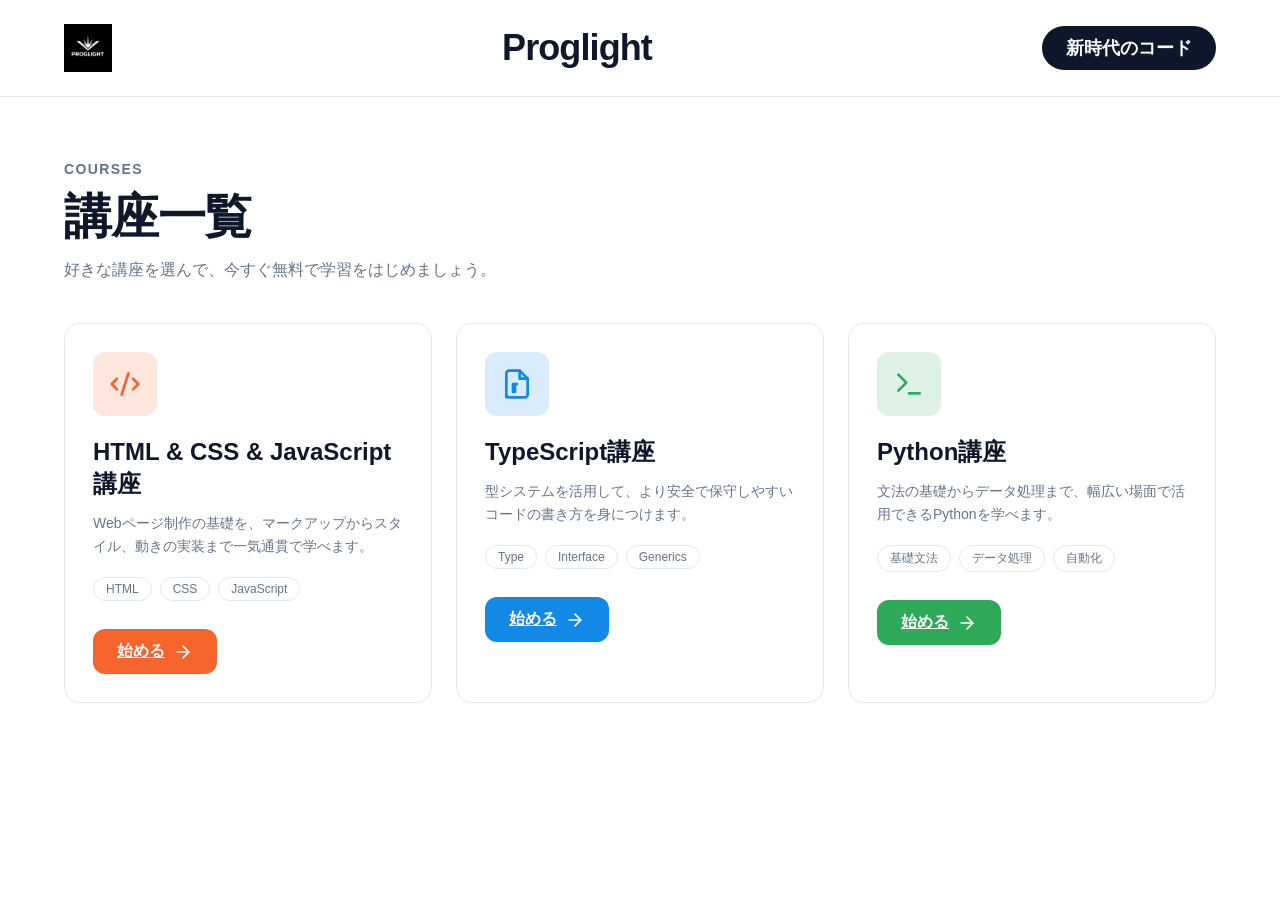
<file: index.html>
<!DOCTYPE html>

<html lang="ja">
<head>
  <meta charset="UTF-8">
  <meta name="viewport" content="width=device-width, initial-scale=1.0">

  <title>Proglight - ホーム</title>

  <!-- ファビコン -->

  <link rel="icon" type="image/png" href="rogo.png">
  <link rel="apple-touch-icon" href="rogo.png">

  <!-- スタイル -->

  <link rel="stylesheet" href="style.css">
</head>

<body>

  <!-- ==========================================
       ヘッダー
       ========================================== -->

  <header class="site-header">
    <div class="header-container">


  <!-- 左: ロゴ -->
<div class="header-left">
  <div class="logo-box">
    <img src="rogo.png" alt="Proglight" class="logo-image">
  </div>
</div>

  <!-- 中央: サイト名 -->
  <div class="header-center">
    <span class="site-title">Proglight</span>
  </div>

  <!-- 右: バッジ -->
  <div class="header-right">
    <span class="badge-free">新時代のコード</span>
  </div>

</div>

  </header>

  <!-- ==========================================
       メインコンテンツ
       ========================================== -->

  <main>

<section class="course-section">

  <!-- ヘッダー -->
  <div class="section-header">

    <span class="section-sub">
      Courses
    </span>

    <h2 class="section-main-title">
      講座一覧
    </h2>

    <p class="section-desc">
      好きな講座を選んで、今すぐ無料で学習をはじめましょう。
    </p>

  </div>


  <!-- ==========================================
       講座カード
       ========================================== -->

  <ul class="course-grid">


    <!-- HTML / CSS / JavaScript -->
    <li
      class="course-card"
      style="--accent: oklch(0.68 0.19 40); --index: 0;"
    >

      <div class="spotlight"></div>

      <span class="accent-bar"></span>


      <div class="card-inner">

        <!-- アイコン -->
        <span class="icon-box">

          <svg
            class="icon"
            xmlns="http://w3.org"
            viewBox="0 0 24 24"
            fill="none"
            stroke="currentColor"
            stroke-width="2"
            stroke-linecap="round"
            stroke-linejoin="round"
          >
            <path d="m18 16 4-4-4-4"></path>
            <path d="m6 8-4 4 4 4"></path>
            <path d="m14.5 4-5 16"></path>
          </svg>

        </span>


        <!-- テキスト -->
        <div class="text-group">

          <h3 class="course-title">
            HTML & CSS & JavaScript講座
          </h3>

          <p class="course-text">
            Webページ制作の基礎を、マークアップからスタイル、動きの実装まで一気通貫で学べます。
          </p>

        </div>


        <!-- タグ -->
        <div class="tag-list">

          <span class="tag">HTML</span>

          <span class="tag">CSS</span>

          <span class="tag">JavaScript</span>

        </div>


        <!-- ボタン -->
        <a
          href="html.html"
          class="action-btn"
          data-course="html-css"
        >

          始める

          <svg
            class="arrow-icon"
            xmlns="http://w3.org"
            viewBox="0 0 24 24"
            fill="none"
            stroke="currentColor"
            stroke-width="2"
            stroke-linecap="round"
            stroke-linejoin="round"
          >
            <path d="M5 12h14"></path>
            <path d="m12 5 7 7-7 7"></path>
          </svg>

        </a>

      </div>

    </li>



    <!-- TypeScript -->
    <li
      class="course-card"
      style="--accent: oklch(0.62 0.17 250); --index: 1;"
    >

      <div class="spotlight"></div>

      <span class="accent-bar"></span>


      <div class="card-inner">

        <!-- アイコン -->
        <span class="icon-box">

          <svg
            class="icon"
            xmlns="http://w3.org"
            viewBox="0 0 24 24"
            fill="none"
            stroke="currentColor"
            stroke-width="2"
            stroke-linecap="round"
            stroke-linejoin="round"
          >
            <path d="M4 22V4c0-.5.2-1 .6-1.4C5 2.2 5.5 2 6 2h8l6 6v12c0 .5-.2 1-.6 1.4-.4.4-.9.6-1.4.6H6c-.5 0-1-.2-1.4-.6-.4-.4-.6-.9-.6-1.4z"></path>
            <path d="M14 2v6h6"></path>
            <path d="M9 18V12h3"></path>
            <path d="M10.5 12v6"></path>
          </svg>

        </span>


        <div class="text-group">

          <h3 class="course-title">
            TypeScript講座
          </h3>

          <p class="course-text">
            型システムを活用して、より安全で保守しやすいコードの書き方を身につけます。
          </p>

        </div>


        <div class="tag-list">

          <span class="tag">Type</span>

          <span class="tag">Interface</span>

          <span class="tag">Generics</span>

        </div>


        <a
          href="ts.html"
          class="action-btn"
          data-course="typescript"
        >

          始める

          <svg
            class="arrow-icon"
            xmlns="http://w3.org"
            viewBox="0 0 24 24"
            fill="none"
            stroke="currentColor"
            stroke-width="2"
            stroke-linecap="round"
            stroke-linejoin="round"
          >
            <path d="M5 12h14"></path>
            <path d="m12 5 7 7-7 7"></path>
          </svg>

        </a>

      </div>

    </li>



    <!-- Python -->
    <li
      class="course-card"
      style="--accent: oklch(0.65 0.16 150); --index: 2;"
    >

      <div class="spotlight"></div>

      <span class="accent-bar"></span>


      <div class="card-inner">

        <!-- アイコン -->
        <span class="icon-box">

          <svg
            class="icon"
            xmlns="http://w3.org"
            viewBox="0 0 24 24"
            fill="none"
            stroke="currentColor"
            stroke-width="2"
            stroke-linecap="round"
            stroke-linejoin="round"
          >
            <polyline points="4 17 10 11 4 5"></polyline>

            <line
              x1="12"
              y1="19"
              x2="20"
              y2="19"
            ></line>

          </svg>

        </span>


        <div class="text-group">

          <h3 class="course-title">
            Python講座
          </h3>

          <p class="course-text">
            文法の基礎からデータ処理まで、幅広い場面で活用できるPythonを学べます。
          </p>

        </div>


        <div class="tag-list">

          <span class="tag">基礎文法</span>

          <span class="tag">データ処理</span>

          <span class="tag">自動化</span>

        </div>


        <a
          href="py.html"
          class="action-btn"
          data-course="python"
        >

          始める

          <svg
            class="arrow-icon"
            xmlns="http://w3.org"
            viewBox="0 0 24 24"
            fill="none"
            stroke="currentColor"
            stroke-width="2"
            stroke-linecap="round"
            stroke-linejoin="round"
          >
            <path d="M5 12h14"></path>

            <path d="m12 5 7 7-7 7"></path>

          </svg>

        </a>

      </div>

    </li>


  </ul>

</section>


  </main>

  <!-- JavaScript -->

  <script type="module" src="script.js"></script>

</body>
</html>
</file>
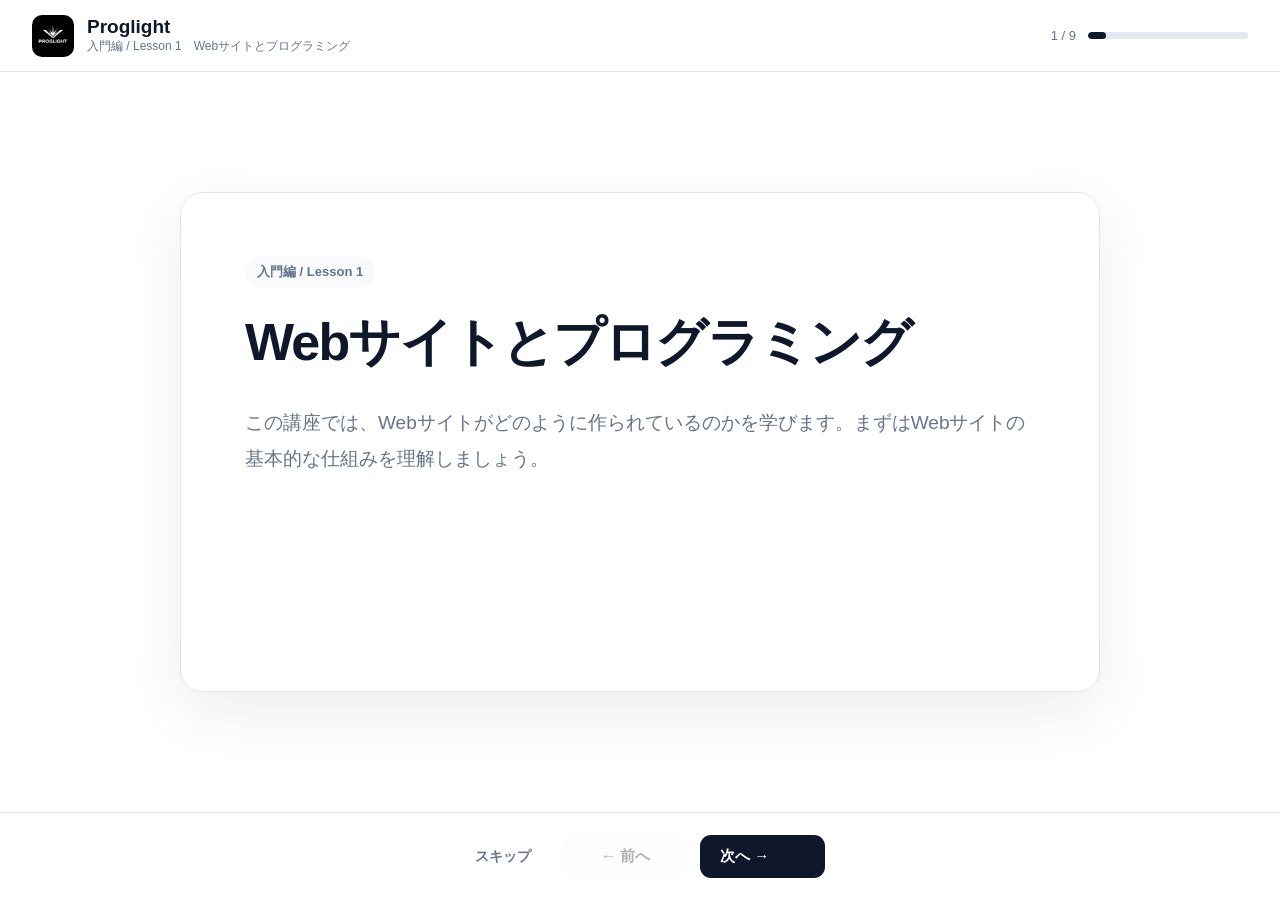
<file: html-ress.html>
<!DOCTYPE html>
<html lang="ja">
<head>
  <meta charset="UTF-8">

  <meta
    name="viewport"
    content="width=device-width, initial-scale=1.0"
  >

  <title>Proglight - 学習</title>

  <!-- ファビコン -->
  <link
    rel="icon"
    type="png"
    href="rogo.png"
  >

  <style>

    /* ========================================
       Proglight
       Slide Learning Engine
       ======================================== */

    :root {
      --background: #ffffff;
      --foreground: #0f172a;
      --card: #ffffff;
      --muted: #64748b;
      --border: #e2e8f0;
      --primary: #0f172a;
      --primary-hover: #1e293b;
      --soft: #f8fafc;
      --soft-hover: #f1f5f9;
      --success: #16a34a;
    }


    * {
      box-sizing: border-box;
    }


    html,
    body {
      margin: 0;
      padding: 0;
      min-height: 100%;
    }


    body {
      font-family:
        -apple-system,
        BlinkMacSystemFont,
        "Segoe UI",
        Roboto,
        "Helvetica Neue",
        Arial,
        sans-serif;

      background: var(--background);
      color: var(--foreground);
    }


    button,
    a {
      font: inherit;
    }


    button {
      border: 0;
    }


    /* ========================================
       ヘッダー
       ======================================== */

    .header {
      position: sticky;
      top: 0;
      z-index: 100;

      width: 100%;
      height: 72px;

      display: flex;
      align-items: center;
      justify-content: space-between;

      padding: 0 32px;

      border-bottom: 1px solid var(--border);

      background: rgba(255, 255, 255, 0.94);

      backdrop-filter: blur(14px);
      -webkit-backdrop-filter: blur(14px);
    }


    .header-left {
      display: flex;
      align-items: center;
      gap: 13px;

      min-width: 0;
    }


    .logo-link {
      display: flex;
      align-items: center;
      justify-content: center;

      flex-shrink: 0;

      text-decoration: none;
    }


    .logo {
      width: 42px;
      height: 42px;

      object-fit: contain;
      object-position: center;

      display: block;

      border-radius: 10px;
    }


    .brand-area {
      display: flex;
      flex-direction: column;

      min-width: 0;
    }


    .brand {
      color: var(--foreground);

      font-size: 19px;
      font-weight: 700;

      text-decoration: none;
    }


    .lesson-name {
      max-width: 420px;

      overflow: hidden;
      white-space: nowrap;
      text-overflow: ellipsis;

      color: var(--muted);

      font-size: 12px;
    }


    /* ========================================
       進捗
       ======================================== */

    .progress-area {
      display: flex;
      align-items: center;
      gap: 12px;
    }


    .progress-text {
      color: var(--muted);

      font-size: 13px;
      font-weight: 500;

      white-space: nowrap;
    }


    .progress-bar {
      width: 160px;
      height: 7px;

      overflow: hidden;

      border-radius: 999px;

      background: var(--border);
    }


    .progress {
      width: 0;
      height: 100%;

      border-radius: inherit;

      background: var(--primary);

      transition: width 0.3s ease;
    }


    /* ========================================
       メイン
       ======================================== */

    .main {
      min-height: calc(100vh - 72px);

      display: flex;
      flex-direction: column;
    }


    /* ========================================
       スライド
       ======================================== */

    .slide-container {
      flex: 1;

      display: flex;
      align-items: center;
      justify-content: center;

      padding: 48px 20px;
    }


    .slide {
      width: 100%;
      max-width: 920px;

      min-height: 500px;

      padding: 64px;

      border: 1px solid var(--border);
      border-radius: 22px;

      background: var(--card);

      box-shadow:
        0 20px 60px rgba(15, 23, 42, 0.08);

      animation: slideIn 0.3s ease;
    }


    @keyframes slideIn {

      from {
        opacity: 0;
        transform: translateY(12px);
      }

      to {
        opacity: 1;
        transform: translateY(0);
      }

    }


    /* ========================================
       スライドラベル
       ======================================== */

    .slide-label {
      display: inline-flex;
      align-items: center;

      margin-bottom: 22px;
      padding: 6px 12px;

      border-radius: 999px;

      background: var(--soft);

      color: var(--muted);

      font-size: 13px;
      font-weight: 600;
    }


    /* ========================================
       タイトル
       ======================================== */

    .slide-title {
      margin: 0 0 28px;

      font-size: 42px;
      line-height: 1.3;

      letter-spacing: -0.035em;
    }


    .slide-title.large {
      font-size: 52px;
    }


    .slide-text {
      margin: 0;

      color: var(--muted);

      font-size: 19px;
      line-height: 1.9;
    }


    /* ========================================
       リスト
       ======================================== */

    .slide-list {
      margin: 24px 0 0;

      padding-left: 25px;

      color: var(--muted);

      font-size: 18px;
      line-height: 2;
    }


    .slide-list li {
      margin-bottom: 6px;
    }


    /* ========================================
       コード
       ======================================== */

    .code-block {
      margin-top: 26px;
      padding: 24px;

      overflow-x: auto;

      border-radius: 14px;

      background: #0f172a;

      color: #f8fafc;

      font-size: 15px;
      line-height: 1.7;
    }


    .code-block code {
      font-family:
        "SFMono-Regular",
        Consolas,
        "Liberation Mono",
        Menlo,
        monospace;
    }


    /* ========================================
       Flow
       ======================================== */

    .flow-list {
      display: flex;
      flex-direction: column;
      gap: 12px;

      margin-top: 30px;
    }


    .flow-item {
      display: flex;
      align-items: center;
      gap: 16px;

      padding: 15px 18px;

      border: 1px solid var(--border);
      border-radius: 13px;

      color: var(--muted);

      font-size: 16px;
      line-height: 1.6;
    }


    .flow-number {
      display: flex;
      align-items: center;
      justify-content: center;

      flex-shrink: 0;

      width: 32px;
      height: 32px;

      border-radius: 50%;

      background: var(--primary);

      color: white;

      font-size: 13px;
      font-weight: 700;
    }


    /* ========================================
       比較
       ======================================== */

    .comparison-grid {
      display: grid;

      grid-template-columns:
        repeat(3, 1fr);

      gap: 16px;

      margin-top: 30px;
    }


    .comparison-card {
      padding: 22px;

      border: 1px solid var(--border);
      border-radius: 16px;

      background: var(--background);
    }


    .comparison-name {
      margin-bottom: 14px;

      font-size: 21px;
      font-weight: 700;
    }


    .comparison-role {
      margin-bottom: 12px;

      color: var(--muted);

      font-size: 14px;
      line-height: 1.7;
    }


    .comparison-example {
      padding-top: 12px;

      border-top: 1px solid var(--border);

      color: var(--muted);

      font-size: 13px;
      line-height: 1.6;
    }


    /* ========================================
       完了スライド
       ======================================== */

    .end-slide {
      min-height: 360px;

      display: flex;
      flex-direction: column;

      align-items: center;
      justify-content: center;

      text-align: center;
    }


    .end-icon {
      width: 72px;
      height: 72px;

      display: flex;
      align-items: center;
      justify-content: center;

      margin-bottom: 24px;

      border-radius: 50%;

      background: var(--soft);

      color: var(--success);

      font-size: 32px;
      font-weight: 700;
    }


    .next-lesson {
      margin-top: 24px;
      padding: 14px 18px;

      border-radius: 12px;

      background: var(--soft);

      color: var(--muted);

      font-size: 14px;
    }


    /* ========================================
       ローディング
       ======================================== */

    .loading {
      min-height: 300px;

      display: flex;
      align-items: center;
      justify-content: center;

      color: var(--muted);

      font-size: 17px;
    }


    /* ========================================
       エラー
       ======================================== */

    .error {
      padding: 50px;

      text-align: center;
    }


    .error h2 {
      margin-top: 0;
    }


    .error p {
      color: var(--muted);
    }


    /* ========================================
       操作バー
       ======================================== */

    .controls {
      position: sticky;
      bottom: 0;
      z-index: 90;

      display: flex;
      align-items: center;
      justify-content: center;

      gap: 12px;

      min-height: 88px;

      padding: 14px 20px;

      border-top: 1px solid var(--border);

      background: rgba(255, 255, 255, 0.94);

      backdrop-filter: blur(14px);
      -webkit-backdrop-filter: blur(14px);
    }


    .control-button {
      min-width: 125px;

      padding: 12px 20px;

      border-radius: 11px;

      font-size: 15px;
      font-weight: 600;

      cursor: pointer;

      transition:
        transform 0.2s ease,
        opacity 0.2s ease,
        background 0.2s ease;
    }


    .control-button:hover:not(:disabled) {
      transform: translateY(-2px);
    }


    .control-button:active:not(:disabled) {
      transform: scale(0.97);
    }


    .control-button:disabled {
      opacity: 0.35;

      cursor: not-allowed;
    }


    .prev-button {
      background: var(--soft);

      color: var(--foreground);
    }


    .prev-button:hover:not(:disabled) {
      background: var(--soft-hover);
    }


    .next-button {
      background: var(--primary);

      color: white;
    }


    .next-button:hover:not(:disabled) {
      background: var(--primary-hover);
    }


    /* ========================================
       スキップ
       ======================================== */

    .skip-button {
      min-width: auto;

      background: transparent;

      color: var(--muted);

      font-size: 14px;
    }


    .skip-button:hover {
      color: var(--foreground);

      background: var(--soft);
    }


    /* ========================================
       次の講座へ
       ======================================== */

    .next-lesson-button {
      display: none;

      min-width: 180px;

      padding: 13px 22px;

      border-radius: 11px;

      background: var(--primary);

      color: white;

      font-size: 15px;
      font-weight: 700;

      cursor: pointer;

      transition:
        transform 0.2s ease,
        background 0.2s ease;
    }


    .next-lesson-button:hover {
      transform: translateY(-2px);

      background: var(--primary-hover);
    }


    .next-lesson-button.show {
      display: inline-flex;

      align-items: center;
      justify-content: center;
    }


    /* ========================================
       モバイル
       ======================================== */

    @media (max-width: 700px) {

      .header {
        height: 64px;

        padding: 0 15px;
      }


      .logo {
        width: 38px;
        height: 38px;
      }


      .brand {
        font-size: 17px;
      }


      .lesson-name {
        display: none;
      }


      .progress-bar {
        width: 70px;
      }


      .progress-text {
        font-size: 12px;
      }


      .slide-container {
        padding: 20px 14px;
      }


      .slide {
        min-height: 450px;

        padding: 32px 24px;

        border-radius: 17px;
      }


      .slide-title {
        font-size: 30px;
      }


      .slide-title.large {
        font-size: 36px;
      }


      .slide-text,
      .slide-list {
        font-size: 16px;
      }


      .comparison-grid {
        grid-template-columns: 1fr;
      }


      .controls {
        flex-wrap: wrap;

        min-height: 76px;

        gap: 8px;

        padding: 10px;
      }


      .control-button {
        min-width: 100px;

        padding: 10px 15px;

        font-size: 14px;
      }


      .next-lesson-button {
        min-width: 160px;
      }

    }


    /* ========================================
       ダークモード
       ======================================== */

    @media (prefers-color-scheme: dark) {

      :root {
        --background: #09090b;
        --foreground: #f4f4f5;
        --card: #18181b;
        --muted: #a1a1aa;
        --border: #27272a;
        --primary: #f4f4f5;
        --primary-hover: #e4e4e7;
        --soft: #27272a;
        --soft-hover: #3f3f46;
        --success: #4ade80;
      }


      .header,
      .controls {
        background: rgba(9, 9, 11, 0.94);
      }


      .next-button,
      .next-lesson-button {
        color: #09090b;
      }


      .code-block {
        background: #050505;
      }

    }


    /* ========================================
       アニメーション軽減
       ======================================== */

    @media (prefers-reduced-motion: reduce) {

      *,
      *::before,
      *::after {
        animation-duration: 0.01ms !important;
        transition-duration: 0.01ms !important;
      }

    }

  </style>
</head>


<body>


  <!-- ========================================
       ヘッダー
       ======================================== -->

  <header class="header">

    <div class="header-left">

      <a
        href="index.html"
        class="logo-link"
      >

        <img
          src="rogo.png"
          alt="Proglight"
          class="logo"
        >

      </a>


      <div class="brand-area">

        <a
          href="../html/"
          class="brand"
        >
          Proglight
        </a>

        <span
          class="lesson-name"
          id="lessonName"
        >
          読み込み中...
        </span>

      </div>

    </div>


    <div class="progress-area">

      <span
        class="progress-text"
        id="progressText"
      >
        0 / 0
      </span>

      <div class="progress-bar">

        <div
          class="progress"
          id="progress"
        ></div>

      </div>

    </div>

  </header>



  <!-- ========================================
       メイン
       ======================================== -->

  <main class="main">


    <div class="slide-container">

      <article
        class="slide"
        id="slide"
      >

        <div class="loading">
          読み込み中...
        </div>

      </article>

    </div>



    <!-- ========================================
         操作バー
         ======================================== -->

    <div class="controls">


      <!-- スキップ -->

      <button
        type="button"
        class="control-button skip-button"
        id="skipButton"
      >
        スキップ
      </button>


      <!-- 前へ -->

      <button
        type="button"
        class="control-button prev-button"
        id="prevButton"
      >
        ← 前へ
      </button>


      <!-- 次へ -->

      <button
        type="button"
        class="control-button next-button"
        id="nextButton"
      >
        次へ →
      </button>


      <!-- 次の講座 -->

      <button
        type="button"
        class="next-lesson-button"
        id="nextLessonButton"
      >
        次の講座へ →
      </button>


    </div>


  </main>



  <script>


    /* ========================================
       Proglight Slide Engine
       ======================================== */


    /* ========================================
       URLからLesson番号を取得
       
       /html-ress/1/
       ↓
       1
       ======================================== */

    function getLessonId() {

      const path =
        window.location.pathname;

      const match =
        path.match(/\/html-ress\/(\d+)\/?/);

      if (match) {

        return Number(match[1]);

      }


      /* 開発時のフォールバック */

      const params =
        new URLSearchParams(
          window.location.search
        );


      return Number(
        params.get("id") || 1
      );

    }


    const lessonId =
      getLessonId();



    /* ========================================
       DOM
       ======================================== */

    const slideElement =
      document.getElementById("slide");


    const lessonNameElement =
      document.getElementById("lessonName");


    const prevButton =
      document.getElementById("prevButton");


    const nextButton =
      document.getElementById("nextButton");


    const skipButton =
      document.getElementById("skipButton");


    const nextLessonButton =
      document.getElementById(
        "nextLessonButton"
      );


    const progressElement =
      document.getElementById("progress");


    const progressTextElement =
      document.getElementById(
        "progressText"
      );



    /* ========================================
       状態
       ======================================== */

    let courseData = null;

    let currentLesson = null;

    let currentSlide = 0;



    /* ========================================
       JSON読み込み
       ======================================== */

    async function loadCourse() {

      try {

        const response =
          await fetch("data/html.json");


        if (!response.ok) {

          throw new Error(
            "data/html.jsonを読み込めませんでした"
          );

        }


        courseData =
          await response.json();


        /* Lessonを探す */

        currentLesson =
          courseData.lessons.find(
            lesson =>
              Number(lesson.id) ===
              lessonId
          );


        /* Lessonが存在しない */

        if (!currentLesson) {

          showError(
            `Lesson ${lessonId} は存在しません。`
          );

          return;

        }


        /* ページタイトル */

        document.title =
          `${currentLesson.title} - Proglight`;


        /* ヘッダー */

        lessonNameElement.textContent =
          `${currentLesson.category} / Lesson ${currentLesson.id}　${currentLesson.title}`;


        /* 保存済み進捗 */

        loadProgress();


        /* 描画 */

        renderSlide();

      }


      catch (error) {

        console.error(error);

        showError(
          "講座データの読み込みに失敗しました。"
        );

      }

    }



    /* ========================================
       スライド描画
       ======================================== */

    function renderSlide() {

      if (!currentLesson) return;


      const data =
        currentLesson.slides[
          currentSlide
        ];


      if (!data) return;


      /* 再アニメーション */

      slideElement.innerHTML = "";

      slideElement.className = "slide";

      void slideElement.offsetWidth;

      slideElement.className = "slide";



      /* ====================================
         END
         ==================================== */

      if (data.type === "end") {

        renderEndSlide(data);

      }


      else {

        /* ラベル */

        const label =
          document.createElement("div");

        label.className =
          "slide-label";

        label.textContent =
          `${currentLesson.category} / Lesson ${currentLesson.id}`;

        slideElement.appendChild(label);



        /* タイトル */

        const title =
          document.createElement(
            data.type === "title"
              ? "h1"
              : "h2"
          );

        title.className =
          "slide-title";


        if (data.type === "title") {

          title.classList.add("large");

        }


        title.textContent =
          data.title || "";


        slideElement.appendChild(title);



        /* 本文 */

        if (data.text) {

          const text =
            document.createElement("p");

          text.className =
            "slide-text";

          text.textContent =
            data.text;

          slideElement.appendChild(text);

        }



        /* リスト */

        if (Array.isArray(data.list)) {

          renderList(data.list);

        }



        /* コード */

        if (data.code) {

          renderCode(data);

        }



        /* Flow */

        if (Array.isArray(data.steps)) {

          renderFlow(data.steps);

        }



        /* 比較 */

        if (Array.isArray(data.items)) {

          renderComparison(
            data.items
          );

        }

      }


      updateProgress();

      updateButtons();

      saveProgress();

    }



    /* ========================================
       リスト
       ======================================== */

    function renderList(items) {

      const ul =
        document.createElement("ul");

      ul.className =
        "slide-list";


      items.forEach(item => {

        const li =
          document.createElement("li");

        li.textContent =
          item;

        ul.appendChild(li);

      });


      slideElement.appendChild(ul);

    }



    /* ========================================
       コード
       ======================================== */

    function renderCode(data) {

      const pre =
        document.createElement("pre");

      pre.className =
        "code-block";


      const code =
        document.createElement("code");

      code.textContent =
        data.code;


      pre.appendChild(code);

      slideElement.appendChild(pre);

    }



    /* ========================================
       Flow
       ======================================== */

    function renderFlow(steps) {

      const container =
        document.createElement("div");

      container.className =
        "flow-list";


      steps.forEach(
        (step, index) => {

          const item =
            document.createElement("div");

          item.className =
            "flow-item";


          const number =
            document.createElement("span");

          number.className =
            "flow-number";

          number.textContent =
            index + 1;


          const text =
            document.createElement("span");

          text.textContent =
            step;


          item.appendChild(number);

          item.appendChild(text);

          container.appendChild(item);

        }
      );


      slideElement.appendChild(
        container
      );

    }



    /* ========================================
       比較
       ======================================== */

    function renderComparison(items) {

      const grid =
        document.createElement("div");

      grid.className =
        "comparison-grid";


      items.forEach(item => {

        const card =
          document.createElement("div");

        card.className =
          "comparison-card";


        const name =
          document.createElement("div");

        name.className =
          "comparison-name";

        name.textContent =
          item.name || "";


        const role =
          document.createElement("div");

        role.className =
          "comparison-role";

        role.textContent =
          item.role || "";


        const example =
          document.createElement("div");

        example.className =
          "comparison-example";

        example.textContent =
          item.example || "";


        card.appendChild(name);

        card.appendChild(role);

        card.appendChild(example);


        grid.appendChild(card);

      });


      slideElement.appendChild(grid);

    }



    /* ========================================
       完了スライド
       ======================================== */

    function renderEndSlide(data) {

      const container =
        document.createElement("div");

      container.className =
        "end-slide";


      const icon =
        document.createElement("div");

      icon.className =
        "end-icon";

      icon.textContent =
        "✓";


      const title =
        document.createElement("h1");

      title.className =
        "slide-title";

      title.textContent =
        data.title || "Lesson 完了";


      const text =
        document.createElement("p");

      text.className =
        "slide-text";

      text.textContent =
        data.text || "";


      container.appendChild(icon);

      container.appendChild(title);

      container.appendChild(text);


      if (data.next) {

        const next =
          document.createElement("div");

        next.className =
          "next-lesson";

        next.textContent =
          data.next;

        container.appendChild(next);

      }


      slideElement.appendChild(
        container
      );

    }



    /* ========================================
       進捗
       ======================================== */

    function updateProgress() {

      if (!currentLesson) return;


      const total =
        currentLesson.slides.length;


      const current =
        currentSlide + 1;


      const percentage =
        (current / total) * 100;


      progressElement.style.width =
        `${percentage}%`;


      progressTextElement.textContent =
        `${current} / ${total}`;

    }



    /* ========================================
       ボタン状態
       ======================================== */

    function updateButtons() {

      if (!currentLesson) return;


      const lastSlide =
        currentSlide >=
        currentLesson.slides.length - 1;


      prevButton.disabled =
        currentSlide === 0;


      nextButton.style.display =
        lastSlide
          ? "none"
          : "inline-flex";


      /*
       * 最終スライドなら
       * 「次へ」の代わりに
       * 「次の講座へ」を表示
       */

      if (lastSlide) {

        nextLessonButton.classList.add(
          "show"
        );

      }

      else {

        nextLessonButton.classList.remove(
          "show"
        );

      }


      /*
       * 最終Lessonなら
       * ボタンの文字を変更
       */

      const nextLesson =
        getNextLesson();


      if (!nextLesson) {

        nextLessonButton.textContent =
          "講座を完了 ✓";

      }

      else {

        nextLessonButton.textContent =
          `次の講座へ →`;

      }

    }



    /* ========================================
       次のLesson取得
       ======================================== */

    function getNextLesson() {

      if (!courseData) return null;


      return courseData.lessons.find(
        lesson =>
          Number(lesson.id) ===
          lessonId + 1
      );

    }



/* ========================================
   次のLessonへ
   ======================================== */

function goToNextLesson() {

  const nextLesson =
    getNextLesson();

  /*
   * 次のLessonがない
   */

  if (!nextLesson) {

    markLessonCompleted();

    alert(
      "HTML・CSS・JavaScript講座を完了しました！"
    );

    window.location.href =
      "../html/";

    return;
  }

  /*
   * 現在のLessonを完了扱いにする
   */

  markLessonCompleted();

  /*
   * 次のLessonへ
   *
   * html-ress.html?id=2
   */

  window.location.href =
    `/proglight/html-ress.html?id=${nextLesson.id}`;
}



    /* ========================================
       スキップ
       ======================================== */

    function skipLesson() {

      const nextLesson =
        getNextLesson();


      /*
       * スキップ確認
       */

      const confirmed =
        window.confirm(
          "この講座をスキップして、次の講座へ進みますか？"
        );


      if (!confirmed) {

        return;

      }


      /*
       * 現在のLessonを
       * スキップ済みにする
       */

      markLessonSkipped();


      /*
       * 次のLessonが存在する場合
       */

      if (nextLesson) {
        window.location.href =
  `/proglight/html-ress.html?id=${nextLesson.id}`;

        return;

      }


      /*
       * 最終Lessonの場合
       */

      alert(
        "この講座には次のLessonがありません。"
      );


      window.location.href =
        "../html/";

    }



    /* ========================================
       Lesson完了
       ======================================== */

    function markLessonCompleted() {

      localStorage.setItem(

        `proglight-html-lesson-${lessonId}-status`,

        "completed"

      );

    }



    /* ========================================
       Lessonスキップ
       ======================================== */

    function markLessonSkipped() {

      localStorage.setItem(

        `proglight-html-lesson-${lessonId}-status`,

        "skipped"

      );

    }



    /* ========================================
       進捗保存
       ======================================== */

    function saveProgress() {

      if (!currentLesson) return;


      const progressData = {

        lessonId:
          currentLesson.id,

        slide:
          currentSlide,

        updatedAt:
          new Date().toISOString()

      };


      localStorage.setItem(

        `proglight-html-lesson-${currentLesson.id}`,

        JSON.stringify(progressData)

      );

    }



    /* ========================================
       進捗読み込み
       ======================================== */

    function loadProgress() {

      if (!currentLesson) return;


      const saved =
        localStorage.getItem(

          `proglight-html-lesson-${currentLesson.id}`

        );


      if (!saved) {

        return;

      }


      try {

        const data =
          JSON.parse(saved);


        if (

          typeof data.slide === "number"

          &&

          data.slide >= 0

          &&

          data.slide <
            currentLesson.slides.length

        ) {

          currentSlide =
            data.slide;

        }

      }


      catch (error) {

        console.error(
          "進捗データの読み込みに失敗しました",
          error
        );

      }

    }



    /* ========================================
       エラー
       ======================================== */

    function showError(message) {

      slideElement.innerHTML = `

        <div class="error">

          <h2>エラー</h2>

          <p></p>

        </div>

      `;


      slideElement
        .querySelector("p")
        .textContent =
        message;


      prevButton.disabled =
        true;

      nextButton.disabled =
        true;

      skipButton.disabled =
        true;

      nextLessonButton.disabled =
        true;

    }



    /* ========================================
       ボタンイベント
       ======================================== */

    prevButton.addEventListener(
      "click",
      () => {

        if (currentSlide > 0) {

          currentSlide--;

          renderSlide();

          window.scrollTo({
            top: 0,
            behavior: "smooth"
          });

        }

      }
    );



    nextButton.addEventListener(
      "click",
      () => {

        if (
          currentSlide <
          currentLesson.slides.length - 1
        ) {

          currentSlide++;

          renderSlide();

          window.scrollTo({
            top: 0,
            behavior: "smooth"
          });

        }

      }
    );



    nextLessonButton.addEventListener(
      "click",
      goToNextLesson
    );



    skipButton.addEventListener(
      "click",
      skipLesson
    );



    /* ========================================
       キーボード
       ======================================== */

    document.addEventListener(
      "keydown",
      event => {

        /*
         * 入力欄などでは
         * キーボード操作を無効化
         */

        const tag =
          document.activeElement.tagName;


        if (
          tag === "INPUT" ||
          tag === "TEXTAREA"
        ) {

          return;

        }


        if (
          event.key === "ArrowRight" ||
          event.key === " "
        ) {

          event.preventDefault();


          if (
            !nextButton.disabled &&
            nextButton.style.display !== "none"
          ) {

            nextButton.click();

          }

          else if (
            nextLessonButton.classList.contains(
              "show"
            )
          ) {

            nextLessonButton.click();

          }

        }


        if (
          event.key === "ArrowLeft"
        ) {

          event.preventDefault();


          if (!prevButton.disabled) {

            prevButton.click();

          }

        }

      }
    );



    /* ========================================
       初期化
       ======================================== */

    loadCourse();

  </script>

</body>
</html>
</file>
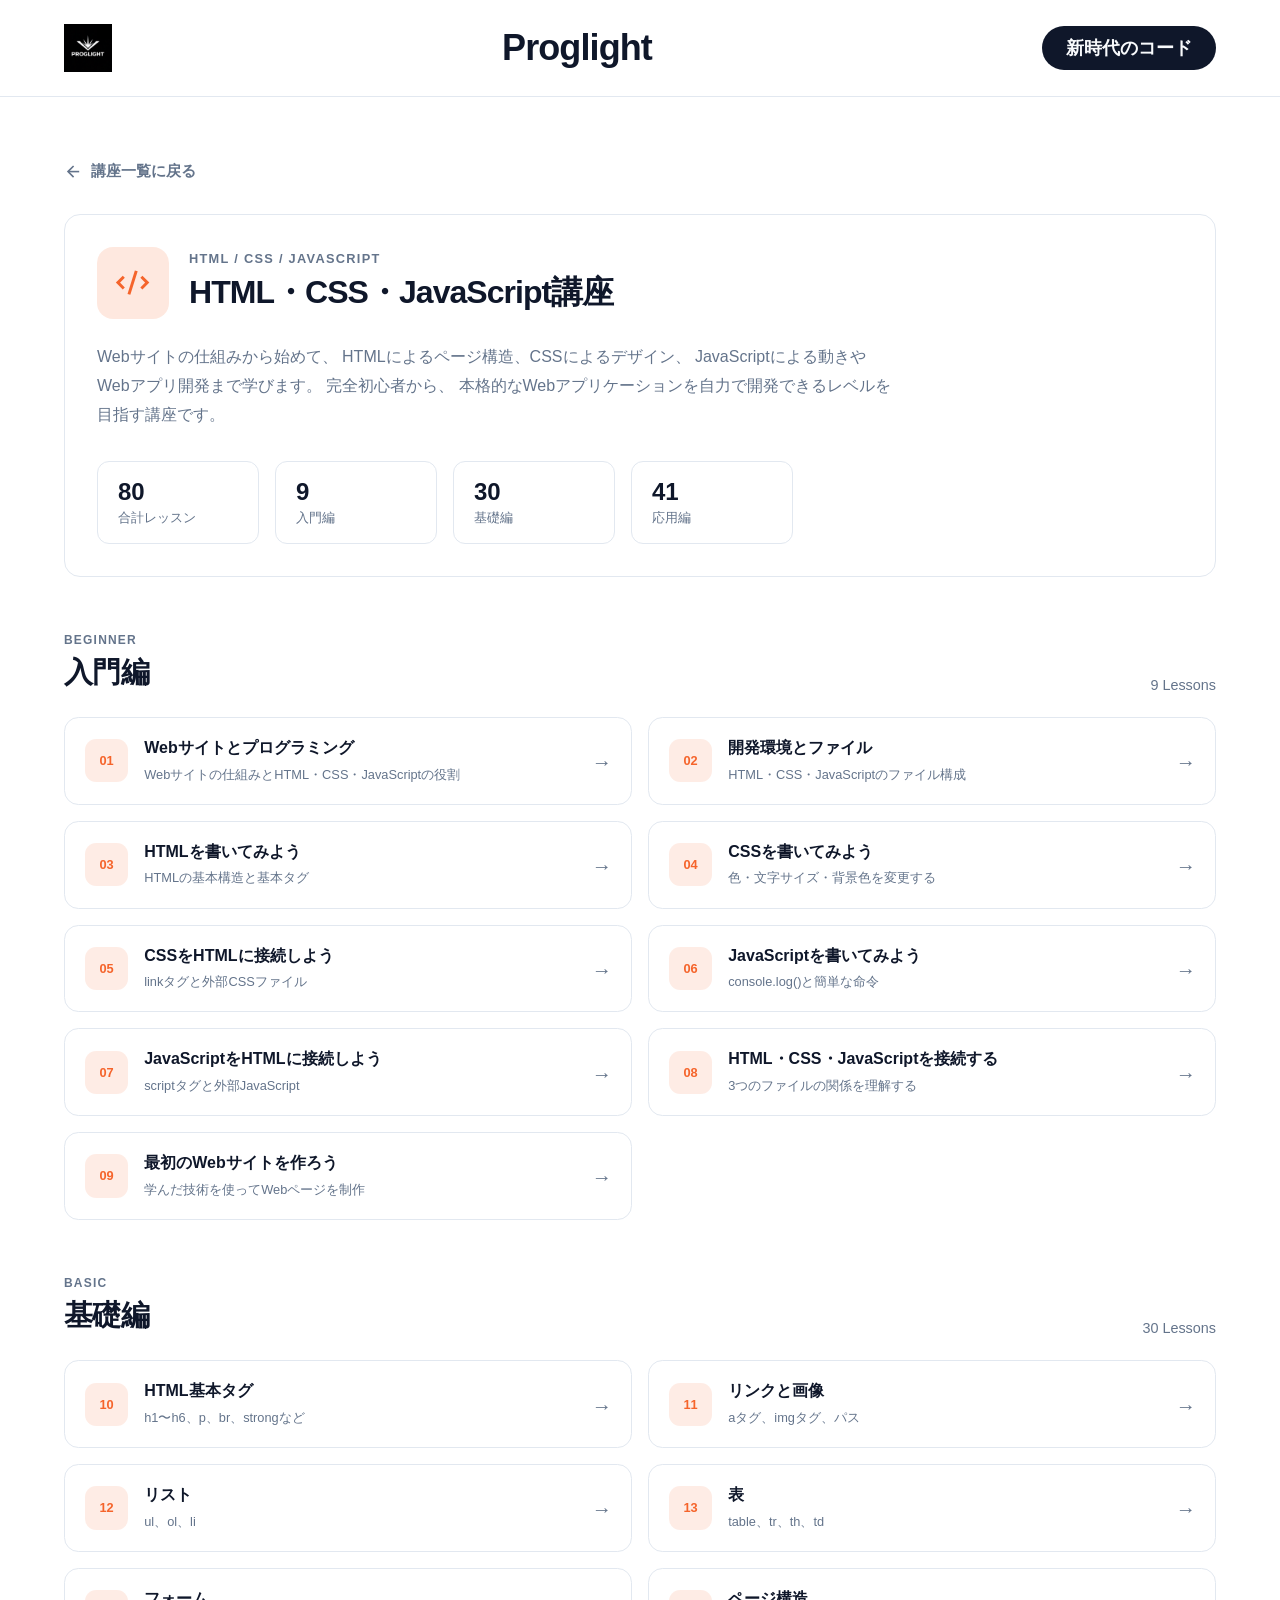
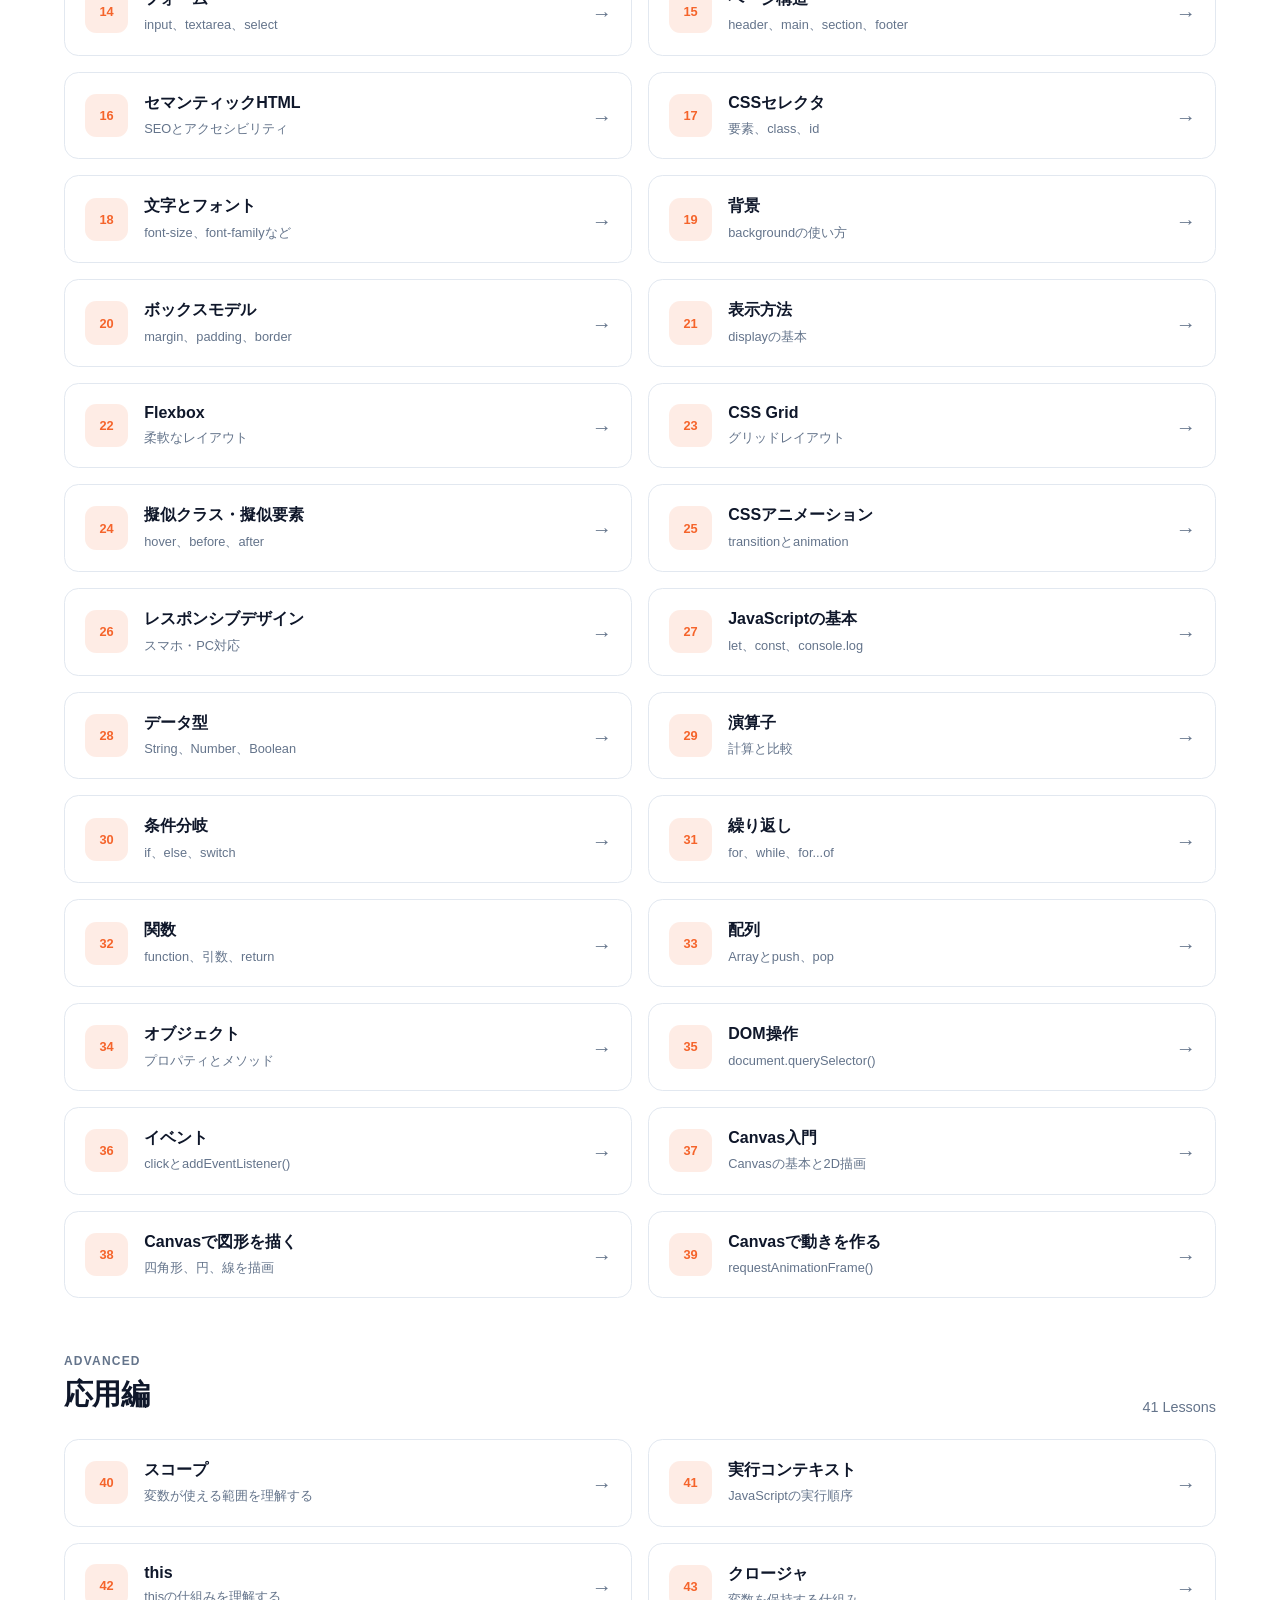
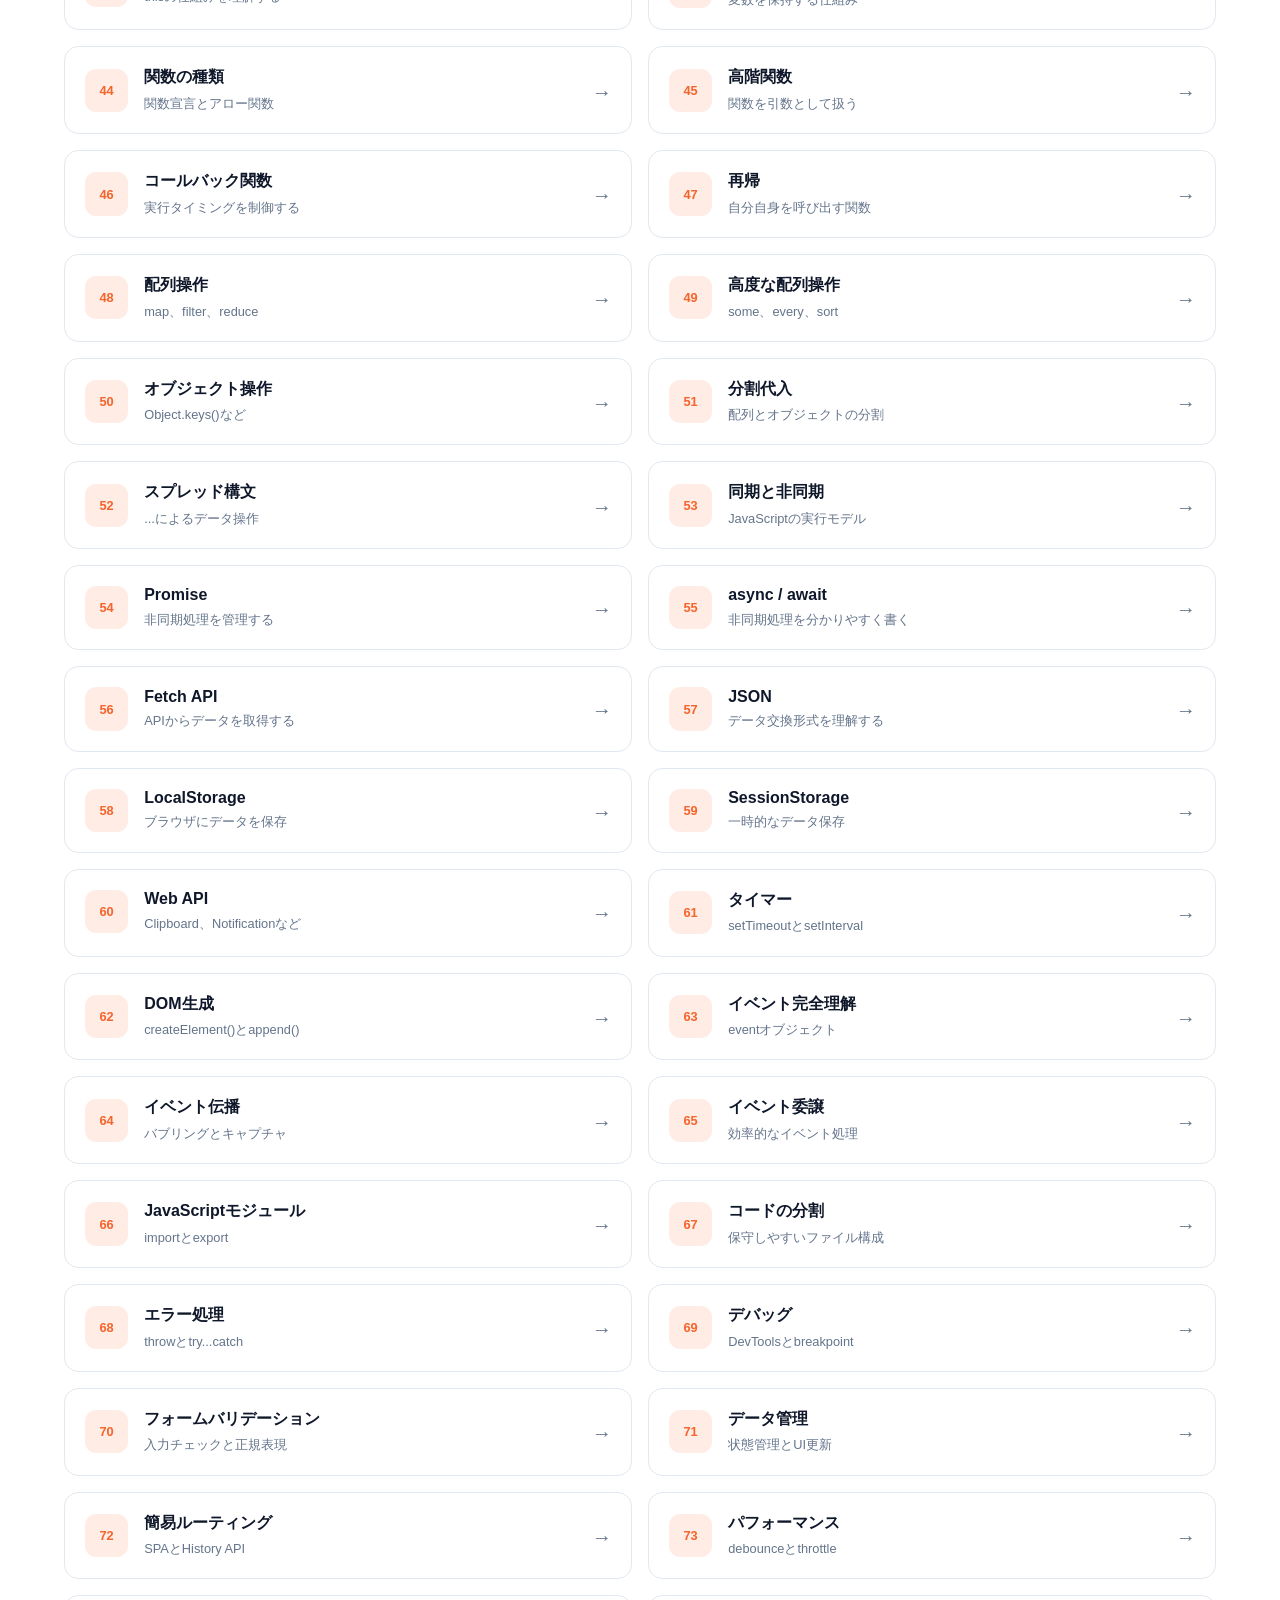
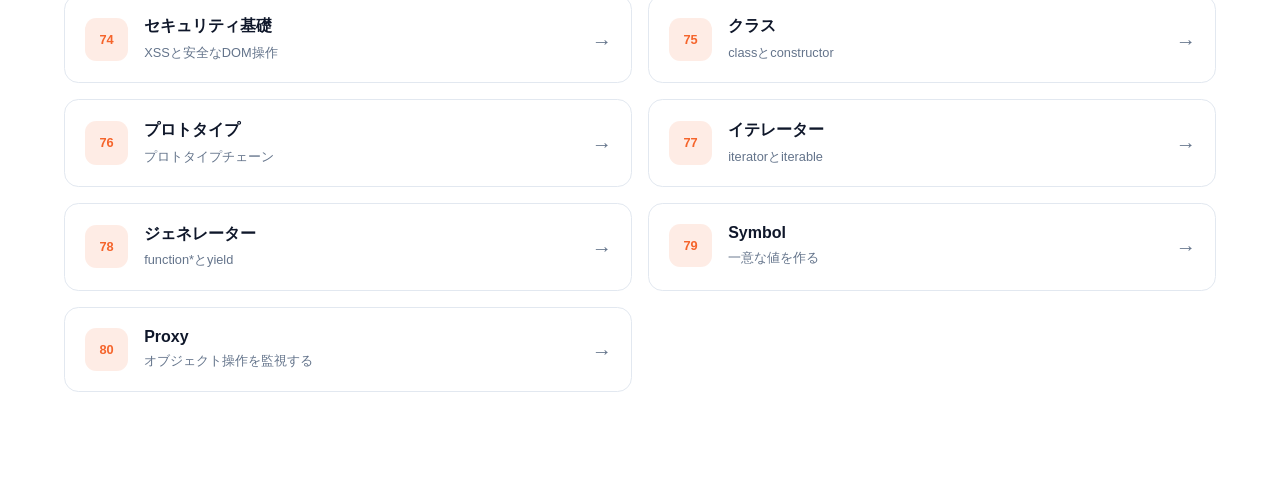
<file: html.html>
<!DOCTYPE html>

<html lang="ja">

<head>
  <meta charset="UTF-8">

  <meta name="viewport" content="width=device-width, initial-scale=1.0">

  <title>Proglight - HTML・CSS・JavaScript講座</title>

  <!-- favicon -->

  <link rel="icon" type="image/png" href="rogo.png">
  <link rel="apple-touch-icon" href="rogo.png">

  <!-- 共通CSS -->

  <link rel="stylesheet" href="style.css">

  <!-- html.html専用スタイル -->

  <style>

    /* =========================
       コースページ
    ========================= */

    .course-page {
      max-width: 72rem;
      margin: 0 auto;
      padding: 4rem 1.5rem 6rem;
    }


    /* 戻るボタン */

    .back-link {
      display: inline-flex;
      align-items: center;
      gap: 0.5rem;

      margin-bottom: 2rem;

      color: var(--muted-foreground);
      text-decoration: none;

      font-size: 0.95rem;
      font-weight: 600;

      transition: color 0.2s ease;
    }

    .back-link:hover {
      color: var(--foreground);
    }

    .back-icon {
      width: 1.2rem;
      height: 1.2rem;
    }


    /* =========================
       コースヒーロー
    ========================= */

    .course-hero {
      border: 1px solid var(--border);
      border-radius: 1rem;

      padding: 2rem;

      background: var(--card);

      margin-bottom: 3rem;
    }


    .course-hero-top {
      display: flex;
      align-items: center;
      gap: 1.25rem;

      margin-bottom: 1.5rem;
    }


    .course-main-icon {
      width: 4.5rem;
      height: 4.5rem;

      display: flex;
      align-items: center;
      justify-content: center;

      border-radius: 1rem;

      color: oklch(0.68 0.19 40);

      background:
        color-mix(
          in oklch,
          oklch(0.68 0.19 40) 15%,
          transparent
        );
    }


    .course-main-icon svg {
      width: 2.2rem;
      height: 2.2rem;
    }


    .course-hero-label {
      font-size: 0.8rem;
      font-weight: 700;

      letter-spacing: 0.1em;
      text-transform: uppercase;

      color: var(--muted-foreground);

      margin-bottom: 0.35rem;
    }


    .course-hero-title {
      margin: 0;

      font-size: 2rem;

      font-weight: 700;

      letter-spacing: -0.03em;
    }


    .course-description {
      margin: 0;

      max-width: 50rem;

      color: var(--muted-foreground);

      line-height: 1.8;
    }


    /* =========================
       統計
    ========================= */

    .course-stats {
      display: flex;
      flex-wrap: wrap;

      gap: 1rem;

      margin-top: 2rem;
    }


    .stat-item {
      min-width: 120px;

      padding: 1rem 1.25rem;

      border-radius: 0.75rem;

      border: 1px solid var(--border);

      background: color-mix(
        in srgb,
        var(--background) 70%,
        transparent
      );
    }


    .stat-number {
      display: block;

      font-size: 1.5rem;

      font-weight: 700;

      color: var(--foreground);
    }


    .stat-label {
      display: block;

      margin-top: 0.2rem;

      font-size: 0.8rem;

      color: var(--muted-foreground);
    }


    /* =========================
       セクション
    ========================= */

    .learning-section {
      margin-top: 3.5rem;
    }


    .learning-section-header {
      display: flex;
      align-items: flex-end;
      justify-content: space-between;

      gap: 1rem;

      margin-bottom: 1.5rem;
    }


    .learning-section-sub {
      display: block;

      font-size: 0.75rem;

      font-weight: 700;

      text-transform: uppercase;

      letter-spacing: 0.1em;

      color: var(--muted-foreground);

      margin-bottom: 0.4rem;
    }


    .learning-section-title {
      margin: 0;

      font-size: 1.8rem;

      letter-spacing: -0.02em;
    }


    .lesson-count {
      color: var(--muted-foreground);

      font-size: 0.9rem;
    }


    /* =========================
       レッスンリスト
    ========================= */

    .lesson-list {
      list-style: none;

      padding: 0;
      margin: 0;

      display: grid;

      grid-template-columns: repeat(2, 1fr);

      gap: 1rem;
    }


    .lesson-card {
      border: 1px solid var(--border);

      border-radius: 0.9rem;

      background: var(--card);

      overflow: hidden;

      transition:
        transform 0.25s ease,
        box-shadow 0.25s ease,
        border-color 0.25s ease;
    }


    .lesson-card:hover {
      transform: translateY(-3px);

      border-color: oklch(0.68 0.19 40);

      box-shadow:
        0 12px 30px
        rgba(0, 0, 0, 0.08);
    }


    .lesson-link {
      display: flex;

      align-items: center;

      gap: 1rem;

      padding: 1.25rem;

      text-decoration: none;

      color: inherit;
    }


    .lesson-number {
      flex-shrink: 0;

      width: 2.7rem;
      height: 2.7rem;

      display: flex;

      align-items: center;
      justify-content: center;

      border-radius: 0.7rem;

      background:
        color-mix(
          in oklch,
          oklch(0.68 0.19 40) 12%,
          transparent
        );

      color: oklch(0.68 0.19 40);

      font-size: 0.8rem;

      font-weight: 700;
    }


    .lesson-content {
      flex: 1;

      min-width: 0;
    }


    .lesson-title {
      margin: 0;

      font-size: 1rem;

      font-weight: 700;
    }


    .lesson-desc {
      margin: 0.35rem 0 0;

      color: var(--muted-foreground);

      font-size: 0.8rem;

      line-height: 1.5;
    }


    .lesson-arrow {
      width: 1.2rem;
      height: 1.2rem;

      flex-shrink: 0;

      color: var(--muted-foreground);
    }


    /* =========================
       おまけ
    ========================= */

    .bonus-grid {
      display: grid;

      grid-template-columns:
        repeat(3, 1fr);

      gap: 1rem;
    }


    .bonus-card {
      display: block;

      padding: 1.5rem;

      border: 1px solid var(--border);

      border-radius: 1rem;

      background: var(--card);

      color: inherit;

      text-decoration: none;

      transition:
        transform 0.25s ease,
        border-color 0.25s ease;
    }


    .bonus-card:hover {
      transform: translateY(-4px);

      border-color: oklch(0.68 0.19 40);
    }


    .bonus-title {
      margin: 0 0 0.5rem;

      font-size: 1.05rem;

      font-weight: 700;
    }


    .bonus-desc {
      margin: 0;

      color: var(--muted-foreground);

      font-size: 0.85rem;

      line-height: 1.6;
    }


    /* =========================
       モバイル
    ========================= */

    @media (max-width: 768px) {

      .course-page {
        padding:
          2rem 1rem
          4rem;
      }


      .course-hero {
        padding: 1.5rem;
      }


      .course-hero-title {
        font-size: 1.5rem;
      }


      .lesson-list {
        grid-template-columns: 1fr;
      }


      .bonus-grid {
        grid-template-columns: 1fr;
      }


      .learning-section-header {
        align-items: flex-start;
        flex-direction: column;
      }

    }

  </style>

</head>

<body>

  <!-- =========================
       ヘッダー
  ========================= -->

  <header class="site-header">

<div class="header-container">


  <!-- ロゴ -->
<div class="header-left">
  <div class="logo-box">
    <img src="rogo.png" alt="Proglight" class="logo-image">
  </div>
</div>


  <!-- サイト名 -->

  <div class="header-center">

    <span class="site-title">
      Proglight
    </span>

  </div>


  <!-- バッジ -->

  <div class="header-right">

    <span class="badge-free">
      新時代のコード
    </span>

  </div>


</div>


  </header>

  <!-- =========================
       メイン
  ========================= -->

  <main class="course-page">

<!-- 戻る -->

<a href="index.html" class="back-link">

  <svg
    class="back-icon"
    xmlns="http://www.w3.org/2000/svg"
    viewBox="0 0 24 24"
    fill="none"
    stroke="currentColor"
    stroke-width="2"
  >

    <path d="M19 12H5"></path>
    <path d="m12 19-7-7 7-7"></path>

  </svg>

  講座一覧に戻る

</a>



<!-- =========================
     講座紹介
========================= -->

<section class="course-hero">


  <div class="course-hero-top">


    <div class="course-main-icon">

      <svg
        xmlns="http://www.w3.org/2000/svg"
        viewBox="0 0 24 24"
        fill="none"
        stroke="currentColor"
        stroke-width="2"
      >

        <path d="m18 16 4-4-4-4"></path>
        <path d="m6 8-4 4 4 4"></path>
        <path d="m14.5 4-5 16"></path>

      </svg>

    </div>


    <div>

      <div class="course-hero-label">
        HTML / CSS / JavaScript
      </div>

      <h1 class="course-hero-title">
        HTML・CSS・JavaScript講座
      </h1>

    </div>


  </div>


  <p class="course-description">

    Webサイトの仕組みから始めて、
    HTMLによるページ構造、CSSによるデザイン、
    JavaScriptによる動きやWebアプリ開発まで学びます。

    完全初心者から、
    本格的なWebアプリケーションを自力で開発できるレベルを目指す講座です。

  </p>


  <!-- 統計 -->

  <div class="course-stats">


    <div class="stat-item">

      <span class="stat-number">
        80
      </span>

      <span class="stat-label">
        合計レッスン
      </span>

    </div>


    <div class="stat-item">

      <span class="stat-number">
        9
      </span>

      <span class="stat-label">
        入門編
      </span>

    </div>


    <div class="stat-item">

      <span class="stat-number">
        30
      </span>

      <span class="stat-label">
        基礎編
      </span>

    </div>


    <div class="stat-item">

      <span class="stat-number">
        41
      </span>

      <span class="stat-label">
        応用編
      </span>

    </div>


  </div>


</section>



<!-- =========================
     入門編
========================= -->

<section class="learning-section">


  <div class="learning-section-header">

    <div>

      <span class="learning-section-sub">
        Beginner
      </span>

      <h2 class="learning-section-title">
        入門編
      </h2>

    </div>


    <span class="lesson-count">
      9 Lessons
    </span>


  </div>


  <ul class="lesson-list">


    <li class="lesson-card">

      <a href="html-ress.html?id=1" class="lesson-link">

        <span class="lesson-number">
          01
        </span>

        <div class="lesson-content">

          <h3 class="lesson-title">
            Webサイトとプログラミング
          </h3>

          <p class="lesson-desc">
            Webサイトの仕組みとHTML・CSS・JavaScriptの役割
          </p>

        </div>

        <span class="lesson-arrow">
          →
        </span>

      </a>

    </li>


    <li class="lesson-card">

      <a href="html-ress.html?id=2" class="lesson-link">

        <span class="lesson-number">
          02
        </span>

        <div class="lesson-content">

          <h3 class="lesson-title">
            開発環境とファイル
          </h3>

          <p class="lesson-desc">
            HTML・CSS・JavaScriptのファイル構成
          </p>

        </div>

        <span class="lesson-arrow">
          →
        </span>

      </a>

    </li>


    <li class="lesson-card">

      <a href="html-ress.html?id=3" class="lesson-link">

        <span class="lesson-number">
          03
        </span>

        <div class="lesson-content">

          <h3 class="lesson-title">
            HTMLを書いてみよう
          </h3>

          <p class="lesson-desc">
            HTMLの基本構造と基本タグ
          </p>

        </div>

        <span class="lesson-arrow">
          →
        </span>

      </a>

    </li>


    <li class="lesson-card">

      <a href="html-ress.html?id=4" class="lesson-link">

        <span class="lesson-number">
          04
        </span>

        <div class="lesson-content">

          <h3 class="lesson-title">
            CSSを書いてみよう
          </h3>

          <p class="lesson-desc">
            色・文字サイズ・背景色を変更する
          </p>

        </div>

        <span class="lesson-arrow">
          →
        </span>

      </a>

    </li>


    <li class="lesson-card">

      <a href="html-ress.html?id=5" class="lesson-link">

        <span class="lesson-number">
          05
        </span>

        <div class="lesson-content">

          <h3 class="lesson-title">
            CSSをHTMLに接続しよう
          </h3>

          <p class="lesson-desc">
            linkタグと外部CSSファイル
          </p>

        </div>

        <span class="lesson-arrow">
          →
        </span>

      </a>

    </li>


    <li class="lesson-card">

      <a href="html-ress.html?id=6" class="lesson-link">

        <span class="lesson-number">
          06
        </span>

        <div class="lesson-content">

          <h3 class="lesson-title">
            JavaScriptを書いてみよう
          </h3>

          <p class="lesson-desc">
            console.log()と簡単な命令
          </p>

        </div>

        <span class="lesson-arrow">
          →
        </span>

      </a>

    </li>


    <li class="lesson-card">

      <a href="html-ress.html?id=7" class="lesson-link">

        <span class="lesson-number">
          07
        </span>

        <div class="lesson-content">

          <h3 class="lesson-title">
            JavaScriptをHTMLに接続しよう
          </h3>

          <p class="lesson-desc">
            scriptタグと外部JavaScript
          </p>

        </div>

        <span class="lesson-arrow">
          →
        </span>

      </a>

    </li>


    <li class="lesson-card">

      <a href="html-ress.html?id=8" class="lesson-link">

        <span class="lesson-number">
          08
        </span>

        <div class="lesson-content">

          <h3 class="lesson-title">
            HTML・CSS・JavaScriptを接続する
          </h3>

          <p class="lesson-desc">
            3つのファイルの関係を理解する
          </p>

        </div>

        <span class="lesson-arrow">
          →
        </span>

      </a>

    </li>


    <li class="lesson-card">

      <a href="html-ress.html?id=9" class="lesson-link">

        <span class="lesson-number">
          09
        </span>

        <div class="lesson-content">

          <h3 class="lesson-title">
            最初のWebサイトを作ろう
          </h3>

          <p class="lesson-desc">
            学んだ技術を使ってWebページを制作
          </p>

        </div>

        <span class="lesson-arrow">
          →
        </span>

      </a>

    </li>


  </ul>


</section>



<!-- =========================
     基礎編
========================= -->

<section class="learning-section">


  <div class="learning-section-header">

    <div>

      <span class="learning-section-sub">
        Basic
      </span>

      <h2 class="learning-section-title">
        基礎編
      </h2>

    </div>


    <span class="lesson-count">
      30 Lessons
    </span>

  </div>


  <ul class="lesson-list">


    <!-- HTML -->

    <li class="lesson-card">
      <a href="html-ress.html?id=10" class="lesson-link">
        <span class="lesson-number">10</span>
        <div class="lesson-content">
          <h3 class="lesson-title">HTML基本タグ</h3>
          <p class="lesson-desc">h1〜h6、p、br、strongなど</p>
        </div>
        <span class="lesson-arrow">→</span>
      </a>
    </li>


    <li class="lesson-card">
      <a href="html-ress.html?id=11" class="lesson-link">
        <span class="lesson-number">11</span>
        <div class="lesson-content">
          <h3 class="lesson-title">リンクと画像</h3>
          <p class="lesson-desc">aタグ、imgタグ、パス</p>
        </div>
        <span class="lesson-arrow">→</span>
      </a>
    </li>


    <li class="lesson-card">
      <a href="html-ress.html?id=12" class="lesson-link">
        <span class="lesson-number">12</span>
        <div class="lesson-content">
          <h3 class="lesson-title">リスト</h3>
          <p class="lesson-desc">ul、ol、li</p>
        </div>
        <span class="lesson-arrow">→</span>
      </a>
    </li>


    <li class="lesson-card">
      <a href="html-ress.html?id=13" class="lesson-link">
        <span class="lesson-number">13</span>
        <div class="lesson-content">
          <h3 class="lesson-title">表</h3>
          <p class="lesson-desc">table、tr、th、td</p>
        </div>
        <span class="lesson-arrow">→</span>
      </a>
    </li>


    <li class="lesson-card">
      <a href="html-ress.html?id=14" class="lesson-link">
        <span class="lesson-number">14</span>
        <div class="lesson-content">
          <h3 class="lesson-title">フォーム</h3>
          <p class="lesson-desc">input、textarea、select</p>
        </div>
        <span class="lesson-arrow">→</span>
      </a>
    </li>


    <li class="lesson-card">
      <a href="html-ress.html?id=15" class="lesson-link">
        <span class="lesson-number">15</span>
        <div class="lesson-content">
          <h3 class="lesson-title">ページ構造</h3>
          <p class="lesson-desc">header、main、section、footer</p>
        </div>
        <span class="lesson-arrow">→</span>
      </a>
    </li>


    <li class="lesson-card">
      <a href="html-ress.html?id=16" class="lesson-link">
        <span class="lesson-number">16</span>
        <div class="lesson-content">
          <h3 class="lesson-title">セマンティックHTML</h3>
          <p class="lesson-desc">SEOとアクセシビリティ</p>
        </div>
        <span class="lesson-arrow">→</span>
      </a>
    </li>


    <!-- CSS -->

    <li class="lesson-card">
      <a href="html-ress.html?id=17" class="lesson-link">
        <span class="lesson-number">17</span>
        <div class="lesson-content">
          <h3 class="lesson-title">CSSセレクタ</h3>
          <p class="lesson-desc">要素、class、id</p>
        </div>
        <span class="lesson-arrow">→</span>
      </a>
    </li>


    <li class="lesson-card">
      <a href="html-ress.html?id=18" class="lesson-link">
        <span class="lesson-number">18</span>
        <div class="lesson-content">
          <h3 class="lesson-title">文字とフォント</h3>
          <p class="lesson-desc">font-size、font-familyなど</p>
        </div>
        <span class="lesson-arrow">→</span>
      </a>
    </li>


    <li class="lesson-card">
      <a href="html-ress.html?id=19" class="lesson-link">
        <span class="lesson-number">19</span>
        <div class="lesson-content">
          <h3 class="lesson-title">背景</h3>
          <p class="lesson-desc">backgroundの使い方</p>
        </div>
        <span class="lesson-arrow">→</span>
      </a>
    </li>


    <li class="lesson-card">
      <a href="html-ress.html?id=20" class="lesson-link">
        <span class="lesson-number">20</span>
        <div class="lesson-content">
          <h3 class="lesson-title">ボックスモデル</h3>
          <p class="lesson-desc">margin、padding、border</p>
        </div>
        <span class="lesson-arrow">→</span>
      </a>
    </li>


    <li class="lesson-card">
      <a href="html-ress.html?id=21" class="lesson-link">
        <span class="lesson-number">21</span>
        <div class="lesson-content">
          <h3 class="lesson-title">表示方法</h3>
          <p class="lesson-desc">displayの基本</p>
        </div>
        <span class="lesson-arrow">→</span>
      </a>
    </li>


    <li class="lesson-card">
      <a href="html-ress.html?id=22" class="lesson-link">
        <span class="lesson-number">22</span>
        <div class="lesson-content">
          <h3 class="lesson-title">Flexbox</h3>
          <p class="lesson-desc">柔軟なレイアウト</p>
        </div>
        <span class="lesson-arrow">→</span>
      </a>
    </li>


    <li class="lesson-card">
      <a href="html-ress.html?id=23" class="lesson-link">
        <span class="lesson-number">23</span>
        <div class="lesson-content">
          <h3 class="lesson-title">CSS Grid</h3>
          <p class="lesson-desc">グリッドレイアウト</p>
        </div>
        <span class="lesson-arrow">→</span>
      </a>
    </li>


    <li class="lesson-card">
      <a href="html-ress.html?id=24" class="lesson-link">
        <span class="lesson-number">24</span>
        <div class="lesson-content">
          <h3 class="lesson-title">擬似クラス・擬似要素</h3>
          <p class="lesson-desc">hover、before、after</p>
        </div>
        <span class="lesson-arrow">→</span>
      </a>
    </li>


    <li class="lesson-card">
      <a href="html-ress.html?id=25" class="lesson-link">
        <span class="lesson-number">25</span>
        <div class="lesson-content">
          <h3 class="lesson-title">CSSアニメーション</h3>
          <p class="lesson-desc">transitionとanimation</p>
        </div>
        <span class="lesson-arrow">→</span>
      </a>
    </li>


    <li class="lesson-card">
      <a href="html-ress.html?id=26" class="lesson-link">
        <span class="lesson-number">26</span>
        <div class="lesson-content">
          <h3 class="lesson-title">レスポンシブデザイン</h3>
          <p class="lesson-desc">スマホ・PC対応</p>
        </div>
        <span class="lesson-arrow">→</span>
      </a>
    </li>


    <!-- JavaScript -->

    <li class="lesson-card">
      <a href="html-ress.html?id=27" class="lesson-link">
        <span class="lesson-number">27</span>
        <div class="lesson-content">
          <h3 class="lesson-title">JavaScriptの基本</h3>
          <p class="lesson-desc">let、const、console.log</p>
        </div>
        <span class="lesson-arrow">→</span>
      </a>
    </li>


    <li class="lesson-card">
      <a href="html-ress.html?id=28" class="lesson-link">
        <span class="lesson-number">28</span>
        <div class="lesson-content">
          <h3 class="lesson-title">データ型</h3>
          <p class="lesson-desc">String、Number、Boolean</p>
        </div>
        <span class="lesson-arrow">→</span>
      </a>
    </li>


    <li class="lesson-card">
      <a href="html-ress.html?id=29" class="lesson-link">
        <span class="lesson-number">29</span>
        <div class="lesson-content">
          <h3 class="lesson-title">演算子</h3>
          <p class="lesson-desc">計算と比較</p>
        </div>
        <span class="lesson-arrow">→</span>
      </a>
    </li>


    <li class="lesson-card">
      <a href="html-ress.html?id=30" class="lesson-link">
        <span class="lesson-number">30</span>
        <div class="lesson-content">
          <h3 class="lesson-title">条件分岐</h3>
          <p class="lesson-desc">if、else、switch</p>
        </div>
        <span class="lesson-arrow">→</span>
      </a>
    </li>


    <li class="lesson-card">
      <a href="html-ress.html?id=31" class="lesson-link">
        <span class="lesson-number">31</span>
        <div class="lesson-content">
          <h3 class="lesson-title">繰り返し</h3>
          <p class="lesson-desc">for、while、for...of</p>
        </div>
        <span class="lesson-arrow">→</span>
      </a>
    </li>


    <li class="lesson-card">
      <a href="html-ress.html?id=32" class="lesson-link">
        <span class="lesson-number">32</span>
        <div class="lesson-content">
          <h3 class="lesson-title">関数</h3>
          <p class="lesson-desc">function、引数、return</p>
        </div>
        <span class="lesson-arrow">→</span>
      </a>
    </li>


    <li class="lesson-card">
      <a href="html-ress.html?id=33" class="lesson-link">
        <span class="lesson-number">33</span>
        <div class="lesson-content">
          <h3 class="lesson-title">配列</h3>
          <p class="lesson-desc">Arrayとpush、pop</p>
        </div>
        <span class="lesson-arrow">→</span>
      </a>
    </li>


    <li class="lesson-card">
      <a href="html-ress.html?id=34" class="lesson-link">
        <span class="lesson-number">34</span>
        <div class="lesson-content">
          <h3 class="lesson-title">オブジェクト</h3>
          <p class="lesson-desc">プロパティとメソッド</p>
        </div>
        <span class="lesson-arrow">→</span>
      </a>
    </li>


    <li class="lesson-card">
      <a href="html-ress.html?id=35" class="lesson-link">
        <span class="lesson-number">35</span>
        <div class="lesson-content">
          <h3 class="lesson-title">DOM操作</h3>
          <p class="lesson-desc">document.querySelector()</p>
        </div>
        <span class="lesson-arrow">→</span>
      </a>
    </li>


    <li class="lesson-card">
      <a href="html-ress.html?id=36" class="lesson-link">
        <span class="lesson-number">36</span>
        <div class="lesson-content">
          <h3 class="lesson-title">イベント</h3>
          <p class="lesson-desc">clickとaddEventListener()</p>
        </div>
        <span class="lesson-arrow">→</span>
      </a>
    </li>


    <!-- Canvas -->

    <li class="lesson-card">
      <a href="html-ress.html?id=37" class="lesson-link">
        <span class="lesson-number">37</span>
        <div class="lesson-content">
          <h3 class="lesson-title">Canvas入門</h3>
          <p class="lesson-desc">Canvasの基本と2D描画</p>
        </div>
        <span class="lesson-arrow">→</span>
      </a>
    </li>


    <li class="lesson-card">
      <a href="html-ress.html?id=38" class="lesson-link">
        <span class="lesson-number">38</span>
        <div class="lesson-content">
          <h3 class="lesson-title">Canvasで図形を描く</h3>
          <p class="lesson-desc">四角形、円、線を描画</p>
        </div>
        <span class="lesson-arrow">→</span>
      </a>
    </li>


    <li class="lesson-card">
      <a href="html-ress.html?id=39" class="lesson-link">
        <span class="lesson-number">39</span>
        <div class="lesson-content">
          <h3 class="lesson-title">Canvasで動きを作る</h3>
          <p class="lesson-desc">requestAnimationFrame()</p>
        </div>
        <span class="lesson-arrow">→</span>
      </a>
    </li>


  </ul>

</section>



<!-- =========================
     応用編
========================= -->

<section class="learning-section">


  <div class="learning-section-header">

    <div>

      <span class="learning-section-sub">
        Advanced
      </span>

      <h2 class="learning-section-title">
        応用編
      </h2>

    </div>


    <span class="lesson-count">
      41 Lessons
    </span>

  </div>


  <ul class="lesson-list">


    <li class="lesson-card">
      <a href="html-ress.html?id=40" class="lesson-link">
        <span class="lesson-number">40</span>
        <div class="lesson-content">
          <h3 class="lesson-title">スコープ</h3>
          <p class="lesson-desc">変数が使える範囲を理解する</p>
        </div>
        <span class="lesson-arrow">→</span>
      </a>
    </li>


    <li class="lesson-card">
      <a href="html-ress.html?id=41" class="lesson-link">
        <span class="lesson-number">41</span>
        <div class="lesson-content">
          <h3 class="lesson-title">実行コンテキスト</h3>
          <p class="lesson-desc">JavaScriptの実行順序</p>
        </div>
        <span class="lesson-arrow">→</span>
      </a>
    </li>


    <li class="lesson-card">
      <a href="html-ress.html?id=42" class="lesson-link">
        <span class="lesson-number">42</span>
        <div class="lesson-content">
          <h3 class="lesson-title">this</h3>
          <p class="lesson-desc">thisの仕組みを理解する</p>
        </div>
        <span class="lesson-arrow">→</span>
      </a>
    </li>


    <li class="lesson-card">
      <a href="html-ress.html?id=43" class="lesson-link">
        <span class="lesson-number">43</span>
        <div class="lesson-content">
          <h3 class="lesson-title">クロージャ</h3>
          <p class="lesson-desc">変数を保持する仕組み</p>
        </div>
        <span class="lesson-arrow">→</span>
      </a>
    </li>


    <li class="lesson-card">
      <a href="html-ress.html?id=44" class="lesson-link">
        <span class="lesson-number">44</span>
        <div class="lesson-content">
          <h3 class="lesson-title">関数の種類</h3>
          <p class="lesson-desc">関数宣言とアロー関数</p>
        </div>
        <span class="lesson-arrow">→</span>
      </a>
    </li>


    <li class="lesson-card">
      <a href="html-ress.html?id=45" class="lesson-link">
        <span class="lesson-number">45</span>
        <div class="lesson-content">
          <h3 class="lesson-title">高階関数</h3>
          <p class="lesson-desc">関数を引数として扱う</p>
        </div>
        <span class="lesson-arrow">→</span>
      </a>
    </li>


    <li class="lesson-card">
      <a href="html-ress.html?id=46" class="lesson-link">
        <span class="lesson-number">46</span>
        <div class="lesson-content">
          <h3 class="lesson-title">コールバック関数</h3>
          <p class="lesson-desc">実行タイミングを制御する</p>
        </div>
        <span class="lesson-arrow">→</span>
      </a>
    </li>


    <li class="lesson-card">
      <a href="html-ress.html?id=47" class="lesson-link">
        <span class="lesson-number">47</span>
        <div class="lesson-content">
          <h3 class="lesson-title">再帰</h3>
          <p class="lesson-desc">自分自身を呼び出す関数</p>
        </div>
        <span class="lesson-arrow">→</span>
      </a>
    </li>


    <li class="lesson-card">
      <a href="html-ress.html?id=48" class="lesson-link">
        <span class="lesson-number">48</span>
        <div class="lesson-content">
          <h3 class="lesson-title">配列操作</h3>
          <p class="lesson-desc">map、filter、reduce</p>
        </div>
        <span class="lesson-arrow">→</span>
      </a>
    </li>


    <li class="lesson-card">
      <a href="html-ress.html?id=49" class="lesson-link">
        <span class="lesson-number">49</span>
        <div class="lesson-content">
          <h3 class="lesson-title">高度な配列操作</h3>
          <p class="lesson-desc">some、every、sort</p>
        </div>
        <span class="lesson-arrow">→</span>
      </a>
    </li>


    <li class="lesson-card">
      <a href="html-ress.html?id=50" class="lesson-link">
        <span class="lesson-number">50</span>
        <div class="lesson-content">
          <h3 class="lesson-title">オブジェクト操作</h3>
          <p class="lesson-desc">Object.keys()など</p>
        </div>
        <span class="lesson-arrow">→</span>
      </a>
    </li>


    <li class="lesson-card">
      <a href="html-ress.html?id=51" class="lesson-link">
        <span class="lesson-number">51</span>
        <div class="lesson-content">
          <h3 class="lesson-title">分割代入</h3>
          <p class="lesson-desc">配列とオブジェクトの分割</p>
        </div>
        <span class="lesson-arrow">→</span>
      </a>
    </li>


    <li class="lesson-card">
      <a href="html-ress.html?id=52" class="lesson-link">
        <span class="lesson-number">52</span>
        <div class="lesson-content">
          <h3 class="lesson-title">スプレッド構文</h3>
          <p class="lesson-desc">...によるデータ操作</p>
        </div>
        <span class="lesson-arrow">→</span>
      </a>
    </li>


    <li class="lesson-card">
      <a href="html-ress.html?id=53" class="lesson-link">
        <span class="lesson-number">53</span>
        <div class="lesson-content">
          <h3 class="lesson-title">同期と非同期</h3>
          <p class="lesson-desc">JavaScriptの実行モデル</p>
        </div>
        <span class="lesson-arrow">→</span>
      </a>
    </li>


    <li class="lesson-card">
      <a href="html-ress.html?id=54" class="lesson-link">
        <span class="lesson-number">54</span>
        <div class="lesson-content">
          <h3 class="lesson-title">Promise</h3>
          <p class="lesson-desc">非同期処理を管理する</p>
        </div>
        <span class="lesson-arrow">→</span>
      </a>
    </li>


    <li class="lesson-card">
      <a href="html-ress.html?id=55" class="lesson-link">
        <span class="lesson-number">55</span>
        <div class="lesson-content">
          <h3 class="lesson-title">async / await</h3>
          <p class="lesson-desc">非同期処理を分かりやすく書く</p>
        </div>
        <span class="lesson-arrow">→</span>
      </a>
    </li>


    <li class="lesson-card">
      <a href="html-ress.html?id=56" class="lesson-link">
        <span class="lesson-number">56</span>
        <div class="lesson-content">
          <h3 class="lesson-title">Fetch API</h3>
          <p class="lesson-desc">APIからデータを取得する</p>
        </div>
        <span class="lesson-arrow">→</span>
      </a>
    </li>


    <li class="lesson-card">
      <a href="html-ress.html?id=57" class="lesson-link">
        <span class="lesson-number">57</span>
        <div class="lesson-content">
          <h3 class="lesson-title">JSON</h3>
          <p class="lesson-desc">データ交換形式を理解する</p>
        </div>
        <span class="lesson-arrow">→</span>
      </a>
    </li>


    <li class="lesson-card">
      <a href="html-ress.html?id=58" class="lesson-link">
        <span class="lesson-number">58</span>
        <div class="lesson-content">
          <h3 class="lesson-title">LocalStorage</h3>
          <p class="lesson-desc">ブラウザにデータを保存</p>
        </div>
        <span class="lesson-arrow">→</span>
      </a>
    </li>


    <li class="lesson-card">
      <a href="html-ress.html?id=59" class="lesson-link">
        <span class="lesson-number">59</span>
        <div class="lesson-content">
          <h3 class="lesson-title">SessionStorage</h3>
          <p class="lesson-desc">一時的なデータ保存</p>
        </div>
        <span class="lesson-arrow">→</span>
      </a>
    </li>


    <li class="lesson-card">
      <a href="html-ress.html?id=60" class="lesson-link">
        <span class="lesson-number">60</span>
        <div class="lesson-content">
          <h3 class="lesson-title">Web API</h3>
          <p class="lesson-desc">Clipboard、Notificationなど</p>
        </div>
        <span class="lesson-arrow">→</span>
      </a>
    </li>


    <li class="lesson-card">
      <a href="html-ress.html?id=61" class="lesson-link">
        <span class="lesson-number">61</span>
        <div class="lesson-content">
          <h3 class="lesson-title">タイマー</h3>
          <p class="lesson-desc">setTimeoutとsetInterval</p>
        </div>
        <span class="lesson-arrow">→</span>
      </a>
    </li>


    <li class="lesson-card">
      <a href="html-ress.html?id=62" class="lesson-link">
        <span class="lesson-number">62</span>
        <div class="lesson-content">
          <h3 class="lesson-title">DOM生成</h3>
          <p class="lesson-desc">createElement()とappend()</p>
        </div>
        <span class="lesson-arrow">→</span>
      </a>
    </li>


    <li class="lesson-card">
      <a href="html-ress.html?id=63" class="lesson-link">
        <span class="lesson-number">63</span>
        <div class="lesson-content">
          <h3 class="lesson-title">イベント完全理解</h3>
          <p class="lesson-desc">eventオブジェクト</p>
        </div>
        <span class="lesson-arrow">→</span>
      </a>
    </li>


    <li class="lesson-card">
      <a href="html-ress.html?id=64" class="lesson-link">
        <span class="lesson-number">64</span>
        <div class="lesson-content">
          <h3 class="lesson-title">イベント伝播</h3>
          <p class="lesson-desc">バブリングとキャプチャ</p>
        </div>
        <span class="lesson-arrow">→</span>
      </a>
    </li>


    <li class="lesson-card">
      <a href="html-ress.html?id=65" class="lesson-link">
        <span class="lesson-number">65</span>
        <div class="lesson-content">
          <h3 class="lesson-title">イベント委譲</h3>
          <p class="lesson-desc">効率的なイベント処理</p>
        </div>
        <span class="lesson-arrow">→</span>
      </a>
    </li>


    <li class="lesson-card">
      <a href="html-ress.html?id=66" class="lesson-link">
        <span class="lesson-number">66</span>
        <div class="lesson-content">
          <h3 class="lesson-title">JavaScriptモジュール</h3>
          <p class="lesson-desc">importとexport</p>
        </div>
        <span class="lesson-arrow">→</span>
      </a>
    </li>


    <li class="lesson-card">
      <a href="html-ress.html?id=67" class="lesson-link">
        <span class="lesson-number">67</span>
        <div class="lesson-content">
          <h3 class="lesson-title">コードの分割</h3>
          <p class="lesson-desc">保守しやすいファイル構成</p>
        </div>
        <span class="lesson-arrow">→</span>
      </a>
    </li>


    <li class="lesson-card">
      <a href="html-ress.html?id=68" class="lesson-link">
        <span class="lesson-number">68</span>
        <div class="lesson-content">
          <h3 class="lesson-title">エラー処理</h3>
          <p class="lesson-desc">throwとtry...catch</p>
        </div>
        <span class="lesson-arrow">→</span>
      </a>
    </li>


    <li class="lesson-card">
      <a href="html-ress.html?id=69" class="lesson-link">
        <span class="lesson-number">69</span>
        <div class="lesson-content">
          <h3 class="lesson-title">デバッグ</h3>
          <p class="lesson-desc">DevToolsとbreakpoint</p>
        </div>
        <span class="lesson-arrow">→</span>
      </a>
    </li>


    <li class="lesson-card">
      <a href="html-ress.html?id=70" class="lesson-link">
        <span class="lesson-number">70</span>
        <div class="lesson-content">
          <h3 class="lesson-title">フォームバリデーション</h3>
          <p class="lesson-desc">入力チェックと正規表現</p>
        </div>
        <span class="lesson-arrow">→</span>
      </a>
    </li>


    <li class="lesson-card">
      <a href="html-ress.html?id=71" class="lesson-link">
        <span class="lesson-number">71</span>
        <div class="lesson-content">
          <h3 class="lesson-title">データ管理</h3>
          <p class="lesson-desc">状態管理とUI更新</p>
        </div>
        <span class="lesson-arrow">→</span>
      </a>
    </li>


    <li class="lesson-card">
      <a href="html-ress.html?id=72" class="lesson-link">
        <span class="lesson-number">72</span>
        <div class="lesson-content">
          <h3 class="lesson-title">簡易ルーティング</h3>
          <p class="lesson-desc">SPAとHistory API</p>
        </div>
        <span class="lesson-arrow">→</span>
      </a>
    </li>


    <li class="lesson-card">
      <a href="html-ress.html?id=73" class="lesson-link">
        <span class="lesson-number">73</span>
        <div class="lesson-content">
          <h3 class="lesson-title">パフォーマンス</h3>
          <p class="lesson-desc">debounceとthrottle</p>
        </div>
        <span class="lesson-arrow">→</span>
      </a>
    </li>


    <li class="lesson-card">
      <a href="html-ress.html?id=74" class="lesson-link">
        <span class="lesson-number">74</span>
        <div class="lesson-content">
          <h3 class="lesson-title">セキュリティ基礎</h3>
          <p class="lesson-desc">XSSと安全なDOM操作</p>
        </div>
        <span class="lesson-arrow">→</span>
      </a>
    </li>


    <li class="lesson-card">
      <a href="html-ress.html?id=75" class="lesson-link">
        <span class="lesson-number">75</span>
        <div class="lesson-content">
          <h3 class="lesson-title">クラス</h3>
          <p class="lesson-desc">classとconstructor</p>
        </div>
        <span class="lesson-arrow">→</span>
      </a>
    </li>


    <li class="lesson-card">
      <a href="html-ress.html?id=76" class="lesson-link">
        <span class="lesson-number">76</span>
        <div class="lesson-content">
          <h3 class="lesson-title">プロトタイプ</h3>
          <p class="lesson-desc">プロトタイプチェーン</p>
        </div>
        <span class="lesson-arrow">→</span>
      </a>
    </li>


    <li class="lesson-card">
      <a href="html-ress.html?id=77" class="lesson-link">
        <span class="lesson-number">77</span>
        <div class="lesson-content">
          <h3 class="lesson-title">イテレーター</h3>
          <p class="lesson-desc">iteratorとiterable</p>
        </div>
        <span class="lesson-arrow">→</span>
      </a>
    </li>


    <li class="lesson-card">
      <a href="html-ress.html?id=78" class="lesson-link">
        <span class="lesson-number">78</span>
        <div class="lesson-content">
          <h3 class="lesson-title">ジェネレーター</h3>
          <p class="lesson-desc">function*とyield</p>
        </div>
        <span class="lesson-arrow">→</span>
      </a>
    </li>


    <li class="lesson-card">
      <a href="html-ress.html?id=79" class="lesson-link">
        <span class="lesson-number">79</span>
        <div class="lesson-content">
          <h3 class="lesson-title">Symbol</h3>
          <p class="lesson-desc">一意な値を作る</p>
        </div>
        <span class="lesson-arrow">→</span>
      </a>
    </li>


    <li class="lesson-card">
      <a href="html-ress.html?id=80" class="lesson-link">
        <span class="lesson-number">80</span>
        <div class="lesson-content">
          <h3 class="lesson-title">Proxy</h3>
          <p class="lesson-desc">オブジェクト操作を監視する</p>
        </div>
        <span class="lesson-arrow">→</span>
      </a>
    </li>


  </ul>

</section>





  </div>


</section>

  </main>

</body>

</html>
</file>
<file: style.css>
/* ==========================================
   共通デザインシステム（カラー変数定義）
   ========================================== */
:root {
  --background: #ffffff;
  --foreground: #0f172a;
  --card: #ffffff;
  --card-foreground: #0f172a;
  --muted-foreground: #64748b;
  --border: #e2e8f0;
  --primary: #0f172a;
  --primary-foreground: #f8fafc;
}

body {
  margin: 0;
  font-family: -apple-system, BlinkMacSystemFont, "Segoe UI", Roboto, sans-serif;
  background-color: var(--background);
  color: var(--foreground);
}

/* スクリーンリーダー専用非表示クラス */
.sr-only {
  position: absolute;
  width: 1px;
  height: 1px;
  padding: 0;
  margin: -1px;
  overflow: hidden;
  clip: rect(0, 0, 0, 0);
  white-space: nowrap;
  border-width: 0;
}


/* ==========================================
   ヘッダー部分のスタイル
   ========================================== */
.site-header {
  width: 100%;
  border-bottom: 1px solid var(--border);
  background-color: var(--background);
}

.header-container {
  max-width: 72rem;
  margin: 0 auto;
  height: 6rem; /* h-24 */
  display: flex;
  align-items: center;
  justify-content: space-between;
  gap: 1rem;
  padding: 0 1.5rem;
}

.header-left, .header-right {
  display: flex;
  align-items: center;
}

.header-center {
  display: flex;
  flex: 1;
  justify-content: center;
}

.logo-box {
  width: 48px;
  height: 48px;
  display: flex;
  align-items: center;
  justify-content: center;
  flex-shrink: 0;
  overflow: visible;
  background: transparent;
}

.logo-image {
  width: 48px;
  height: 48px;
  max-width: 100%;
  max-height: 100%;
  object-fit: contain;
  object-position: center;
  display: block;
  transform: none;
}

.zap-icon {
  width: 2rem; /* h-8, w-8 */
  height: 2rem;
}

.site-title {
  font-size: 2.25rem; /* text-4xl */
  font-weight: 700;
  letter-spacing: -0.025em;
  color: var(--foreground);
}

.badge-free {
  display: inline-block;
  border-radius: 9999px;
  background-color: var(--primary);
  color: var(--primary-foreground);
  padding: 0.625rem 1.5rem; /* py-2.5 px-6 */
  font-size: 1.125rem; /* text-lg */
  font-weight: 600;
  white-space: nowrap;
}


/* ==========================================
   メイン・カード部分のスタイル
   ========================================== */
.course-section {
  max-width: 72rem;
  margin: 0 auto;
  padding: 4rem 1.5rem; /* py-16 px-6 */
}

.section-header {
  display: flex;
  flex-direction: column;
  gap: 0.5rem;
  margin-bottom: 2.5rem; /* mb-10 */
}

.section-sub {
  font-size: 0.875rem;
  font-weight: 600;
  text-transform: uppercase;
  letter-spacing: 0.1em;
  color: var(--muted-foreground);
}

.section-main-title {
  font-size: 2.25rem; /* text-4xl */
  font-weight: 700;
  letter-spacing: -0.025em;
  margin: 0;
}

@media (min-width: 640px) {
  .section-main-title { font-size: 3rem; } /* sm:text-5xl */
}

.section-desc {
  max-width: 42rem;
  font-size: 1rem;
  line-height: 1.625;
  color: var(--muted-foreground);
  margin: 0;
}

/* グリッド配置 */
.course-grid {
  list-style: none;
  padding: 0;
  margin: 0;
  display: grid;
  grid-template-columns: 1fr;
  gap: 1.5rem;
}

@media (min-width: 768px) {
  .course-grid { grid-template-columns: repeat(3, 1fr); } /* md:grid-cols-3 */
}

/* カード本体 */
.course-card {
  position: relative;
  display: flex;
  flex-direction: column;
  overflow: hidden;
  border-radius: 1rem; /* rounded-2xl */
  border: 1px solid var(--border);
  background-color: var(--card);
  padding: 1.75rem; /* p-7 */
  will-change: transform;
  
  /* 初期状態（JS発火前のフェードイン待機） */
  opacity: 0;
  transform: translateY(32px);
  
  /* すべての変化を滑らかに繋ぐ transition */
  transition: 
    transform 500ms cubic-bezier(0.16, 1, 0.3, 1),
    opacity 500ms cubic-bezier(0.16, 1, 0.3, 1),
    box-shadow 500ms cubic-bezier(0.16, 1, 0.3, 1),
    border-color 500ms cubic-bezier(0.16, 1, 0.3, 1);
}

/* 画面内に入ったとき（JS側で付与） */
.course-card.is-visible {
  opacity: 1;
  transform: perspective(900px) rotateX(var(--rx, 0deg)) rotateY(var(--ry, 0deg)) translateY(0);
}

.course-card:hover {
  border-color: var(--accent);
  box-shadow: 0 25px 50px -12px rgba(0, 0, 0, 0.25);
}

/* マウス追従スポットライト */
.spotlight {
  pointer-events: none;
  position: absolute;
  top: 0; left: 0; right: 0; bottom: 0;
  opacity: 0;
  transition: opacity 300ms ease;
  background: radial-gradient(240px circle at var(--mx, 0px) var(--my, 0px), color-mix(in oklch, var(--accent) 22%, transparent), transparent 70%);
}

.course-card:hover .spotlight {
  opacity: 1;
}

/* 上部アクセントバー */
.accent-bar {
  position: absolute;
  top: 0; left: 0; right: 0;
  height: 6px;
  background: var(--accent);
  transform-origin: left;
  transform: scaleX(0);
  transition: transform 500ms ease;
}

.course-card:hover .accent-bar {
  transform: scaleX(1);
}

/* カード内部コンテンツ */
.card-inner {
  position: relative;
  display: flex;
  flex-direction: column;
  gap: 1.25rem;
}

/* アイコンボックス */
.icon-box {
  display: flex;
  width: 4rem;
  height: 4rem;
  align-items: center;
  justify-content: center;
  border-radius: 0.75rem;
  background-color: color-mix(in oklch, var(--accent) 16%, transparent);
  color: var(--accent);
  transition: transform 500ms ease;
}

.course-card:hover .icon-box {
  transform: translateY(-4px) scale(1.1);
}

.icon {
  width: 2rem;
  height: 2rem;
}

/* テキスト */
.text-group {
  display: flex;
  flex-direction: column;
  gap: 0.75rem;
}

.course-title {
  font-size: 1.5rem;
  font-weight: 700;
  line-height: 1.33;
  color: var(--card-foreground);
  margin: 0;
}

.course-text {
  font-size: 0.875rem;
  line-height: 1.625;
  color: var(--muted-foreground);
  margin: 0;
}

/* タグ */
.tag-list {
  display: flex;
  flex-wrap: wrap;
  gap: 0.5rem;
}

.tag {
  border: 1px solid var(--border);
  border-radius: 9999px;
  padding: 0.25rem 0.75rem;
  font-size: 0.75rem;
  font-weight: 500;
  color: var(--muted-foreground);
}

/* 始めるボタン */
.action-btn {
  align-self: flex-start;
  margin-top: 0.5rem;
  display: inline-flex;
  align-items: center;
  justify-content: center;
  gap: 0.5rem;
  border: none;
  border-radius: 0.75rem;
  padding: 0.75rem 1.5rem;
  font-size: 1rem;
  font-weight: 600;
  color: #ffffff;
  background: var(--accent);
  cursor: pointer;
  transition: transform 300ms ease;
}

.action-btn:hover {
  transform: scale(1.05);
}

.action-btn:active {
  transform: scale(0.95);
}

/* ボタン内の矢印 */
.arrow-icon {
  width: 1.25rem;
  height: 1.25rem;
  transition: transform 300ms ease;
}

.course-card:hover .arrow-icon {
  transform: translateX(6px);
}

/* ==========================================
   ダークモード対応 (OSやブラウザの設定に自動連動)
   ========================================== */
@media (prefers-color-scheme: dark) {
  :root {
    --background: #09090b;       /* 深い黒ベースの背景 */
    --foreground: #f4f4f5;       /* 明るいテキスト色 */
    --card: #18181b;             /* 少し明るい黒のカード背景 */
    --card-foreground: #f4f4f5;
    --muted-foreground: #a1a1aa; /* 視認性の高いグレー */
    --border: #27272a;           /* 控えめなダーク用枠線 */
    --primary: #f4f4f5;          /* ヘッダーロゴ等の反転用ホワイト */
    --primary-foreground: #09090b;
  }

  /* ダークモード時の微調整 */
  body {
    background-color: var(--background);
    color: var(--foreground);
  }

  /* カードのホバー時の影を、ダークモードに合わせて少し柔らかく調整 */
  .course-card:hover {
    box-shadow: 0 25px 50px -12px rgba(0, 0, 0, 0.65);
  }

  /* タグの背景を少しだけ明るくして境界をわかりやすくする */
  .tag {
    background-color: rgba(255, 255, 255, 0.03);
  }
}

/* ==========================================
HTML講座ページ
========================================== */

.html-course-grid {
grid-template-columns: repeat(2, 1fr);
}

.lesson-overview {
margin-top: 6rem;
}

.lesson-header {
margin-bottom: 2rem;
}

.curriculum-group {
margin-bottom: 4rem;
}

.curriculum-title {
display: flex;
align-items: center;
gap: 1rem;
margin: 0 0 1.25rem;
font-size: 1.75rem;
font-weight: 700;
}

.curriculum-title span {
font-size: 0.875rem;
font-weight: 500;
color: var(--muted-foreground);
}

.lesson-list {
display: grid;
gap: 0.75rem;
}

.lesson-item {
display: grid;
grid-template-columns: 3.5rem 1fr auto;
align-items: center;
gap: 1rem;

padding: 1.25rem 1.5rem;

border: 1px solid var(--border);
border-radius: 0.75rem;

background: var(--card);
color: var(--foreground);

text-decoration: none;

transition:
transform 200ms ease,
border-color 200ms ease,
box-shadow 200ms ease;
}

.lesson-item:hover {
transform: translateX(6px);
border-color: var(--foreground);
box-shadow: 0 10px 30px -15px rgba(0, 0, 0, 0.2);
}

.lesson-number {
font-size: 0.875rem;
font-weight: 700;
color: var(--muted-foreground);
}

.lesson-name {
font-size: 1rem;
font-weight: 600;
}

.lesson-arrow {
font-size: 1.25rem;
transition: transform 200ms ease;
}

.lesson-item:hover .lesson-arrow {
transform: translateX(4px);
}

@media (max-width: 767px) {

.html-course-grid {
grid-template-columns: 1fr;
}

.lesson-item {
padding: 1rem;
}

.curriculum-title {
font-size: 1.5rem;
}

}

@media (prefers-color-scheme: dark) {

.lesson-item:hover {
box-shadow: 0 10px 30px -15px rgba(0, 0, 0, 0.6);
}

}
</file>
